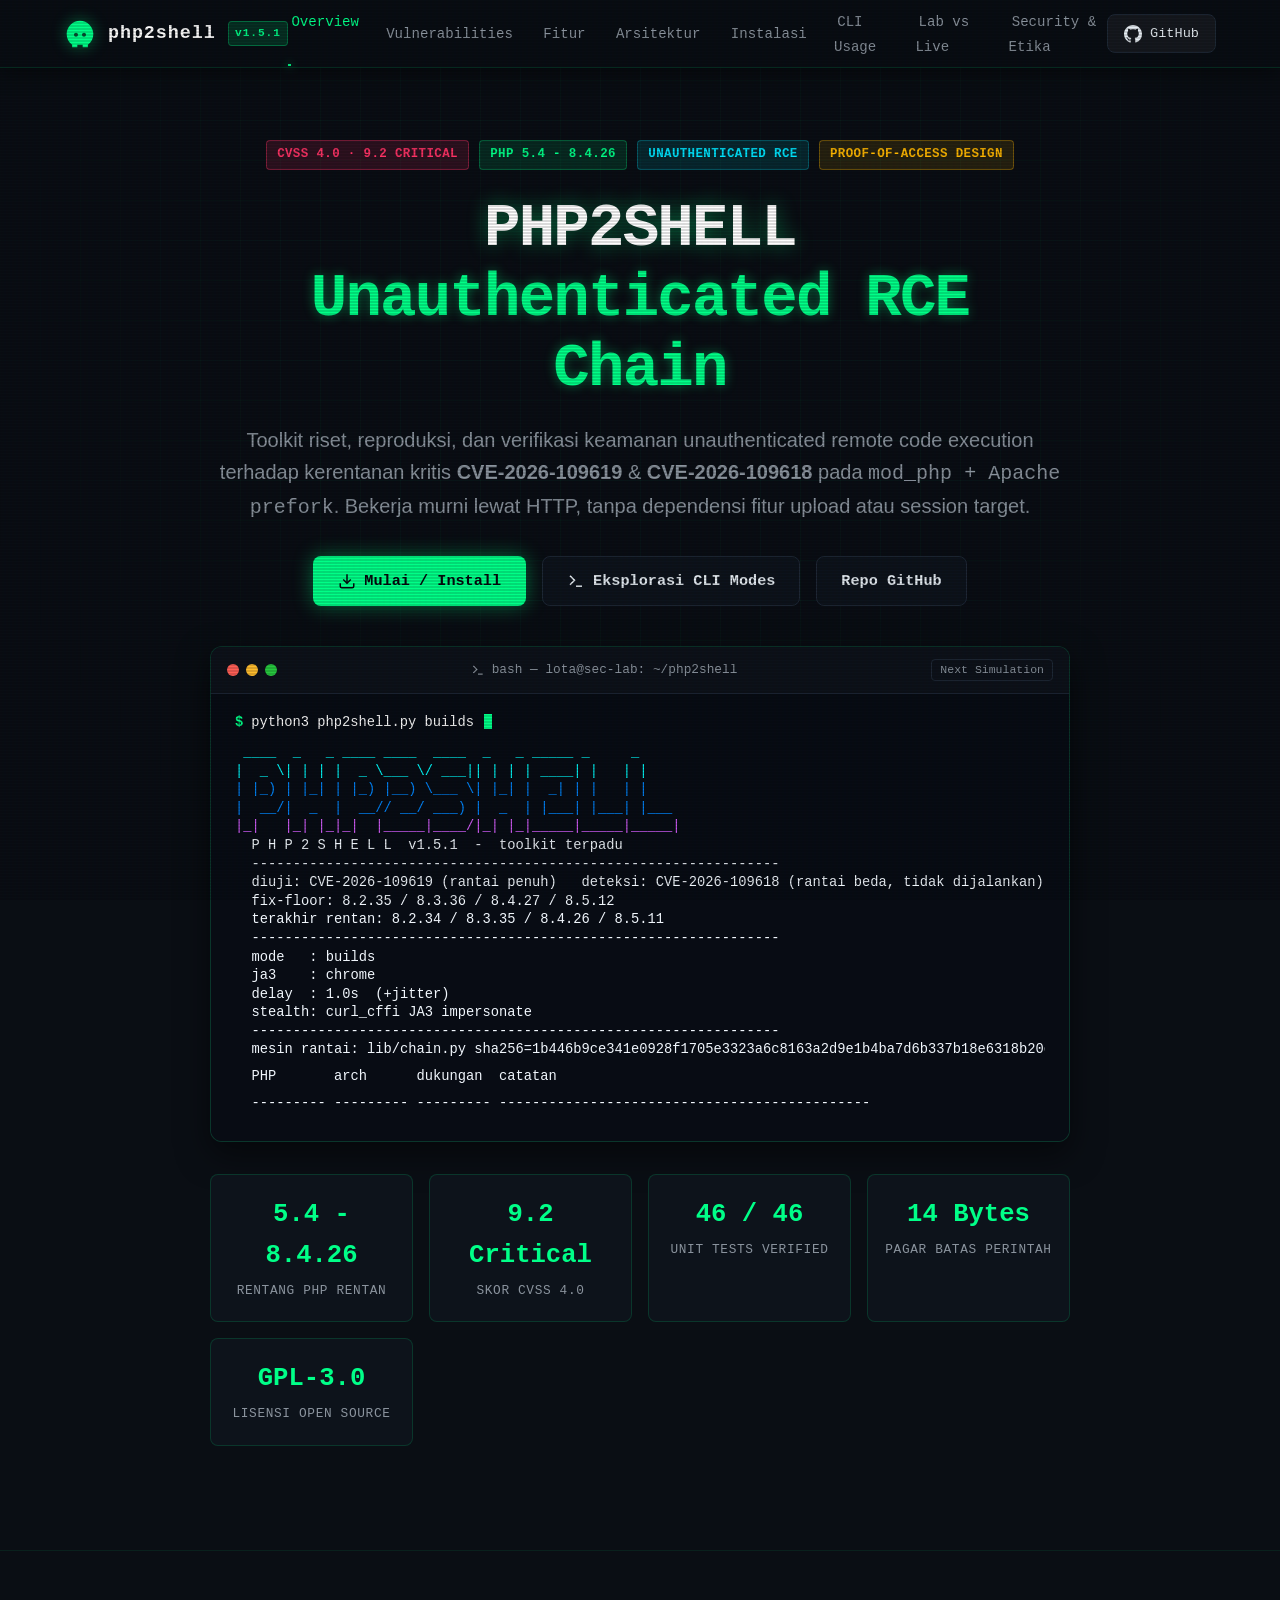
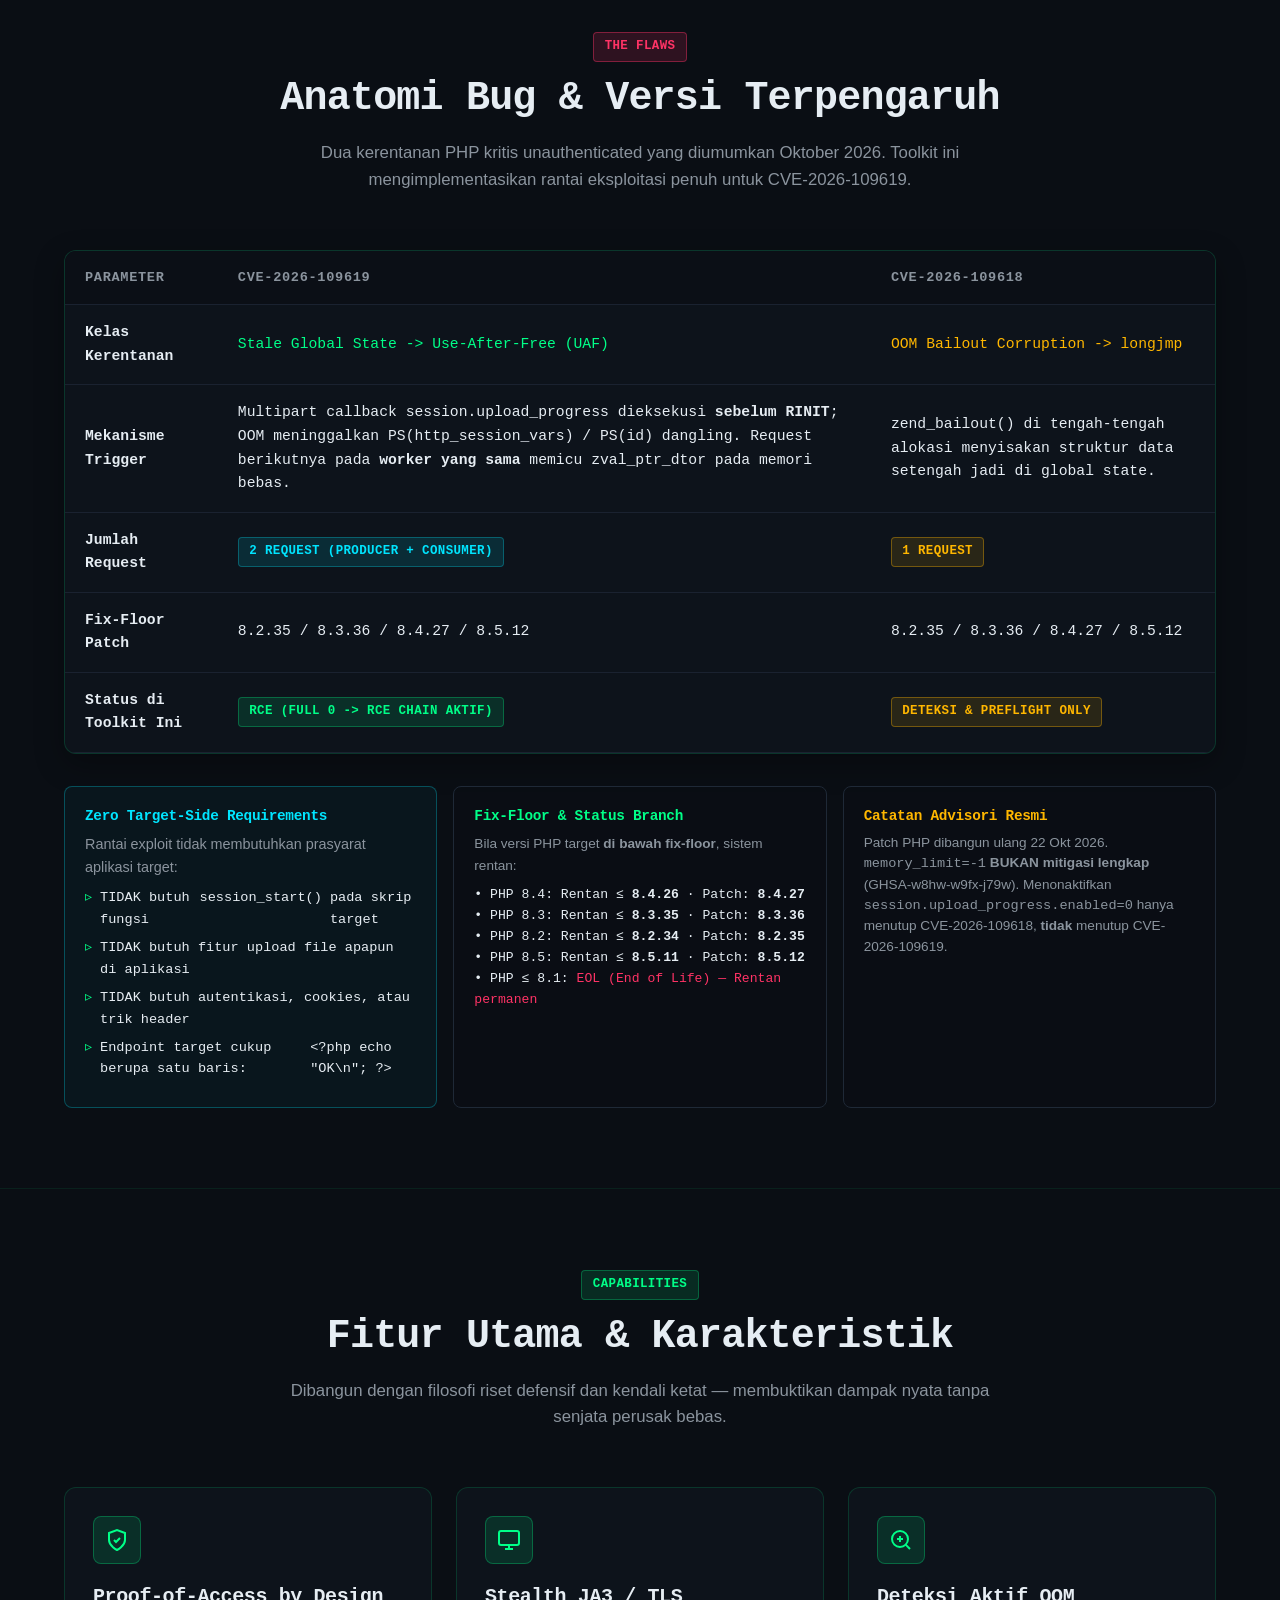
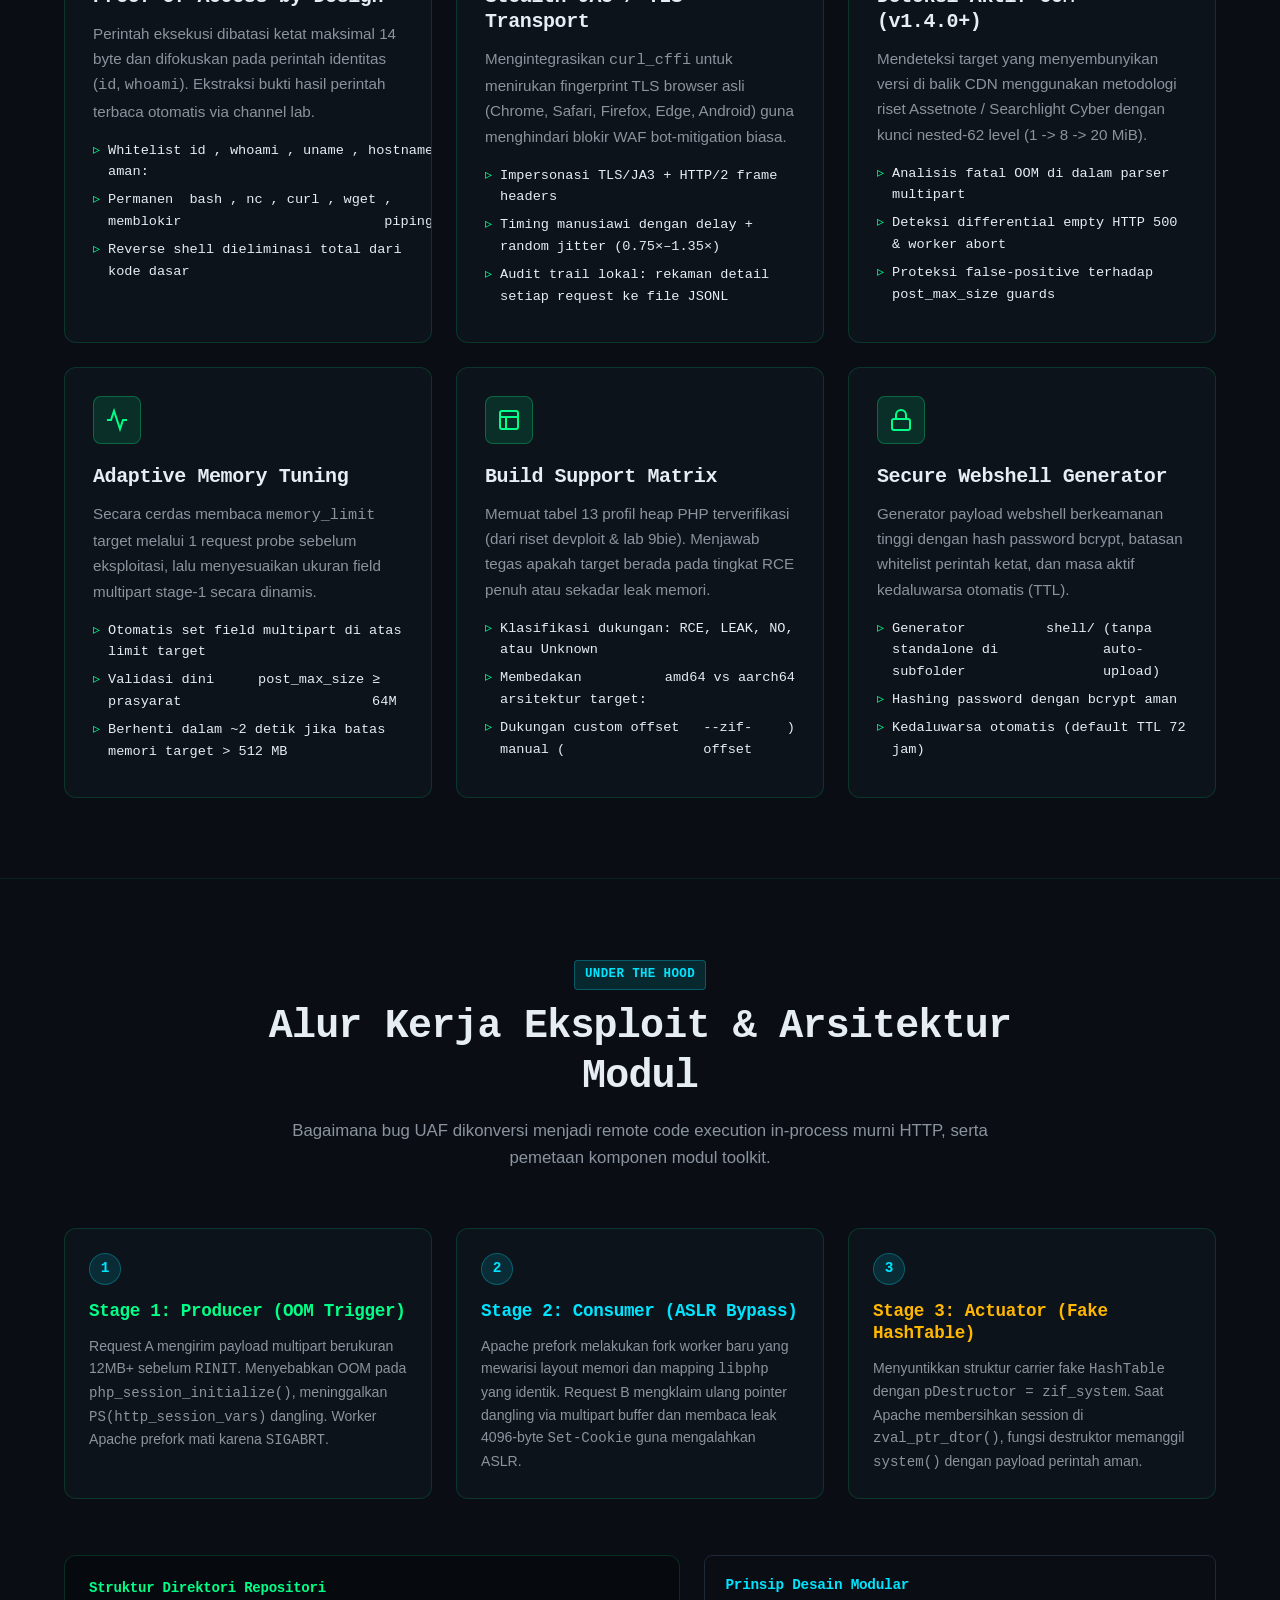
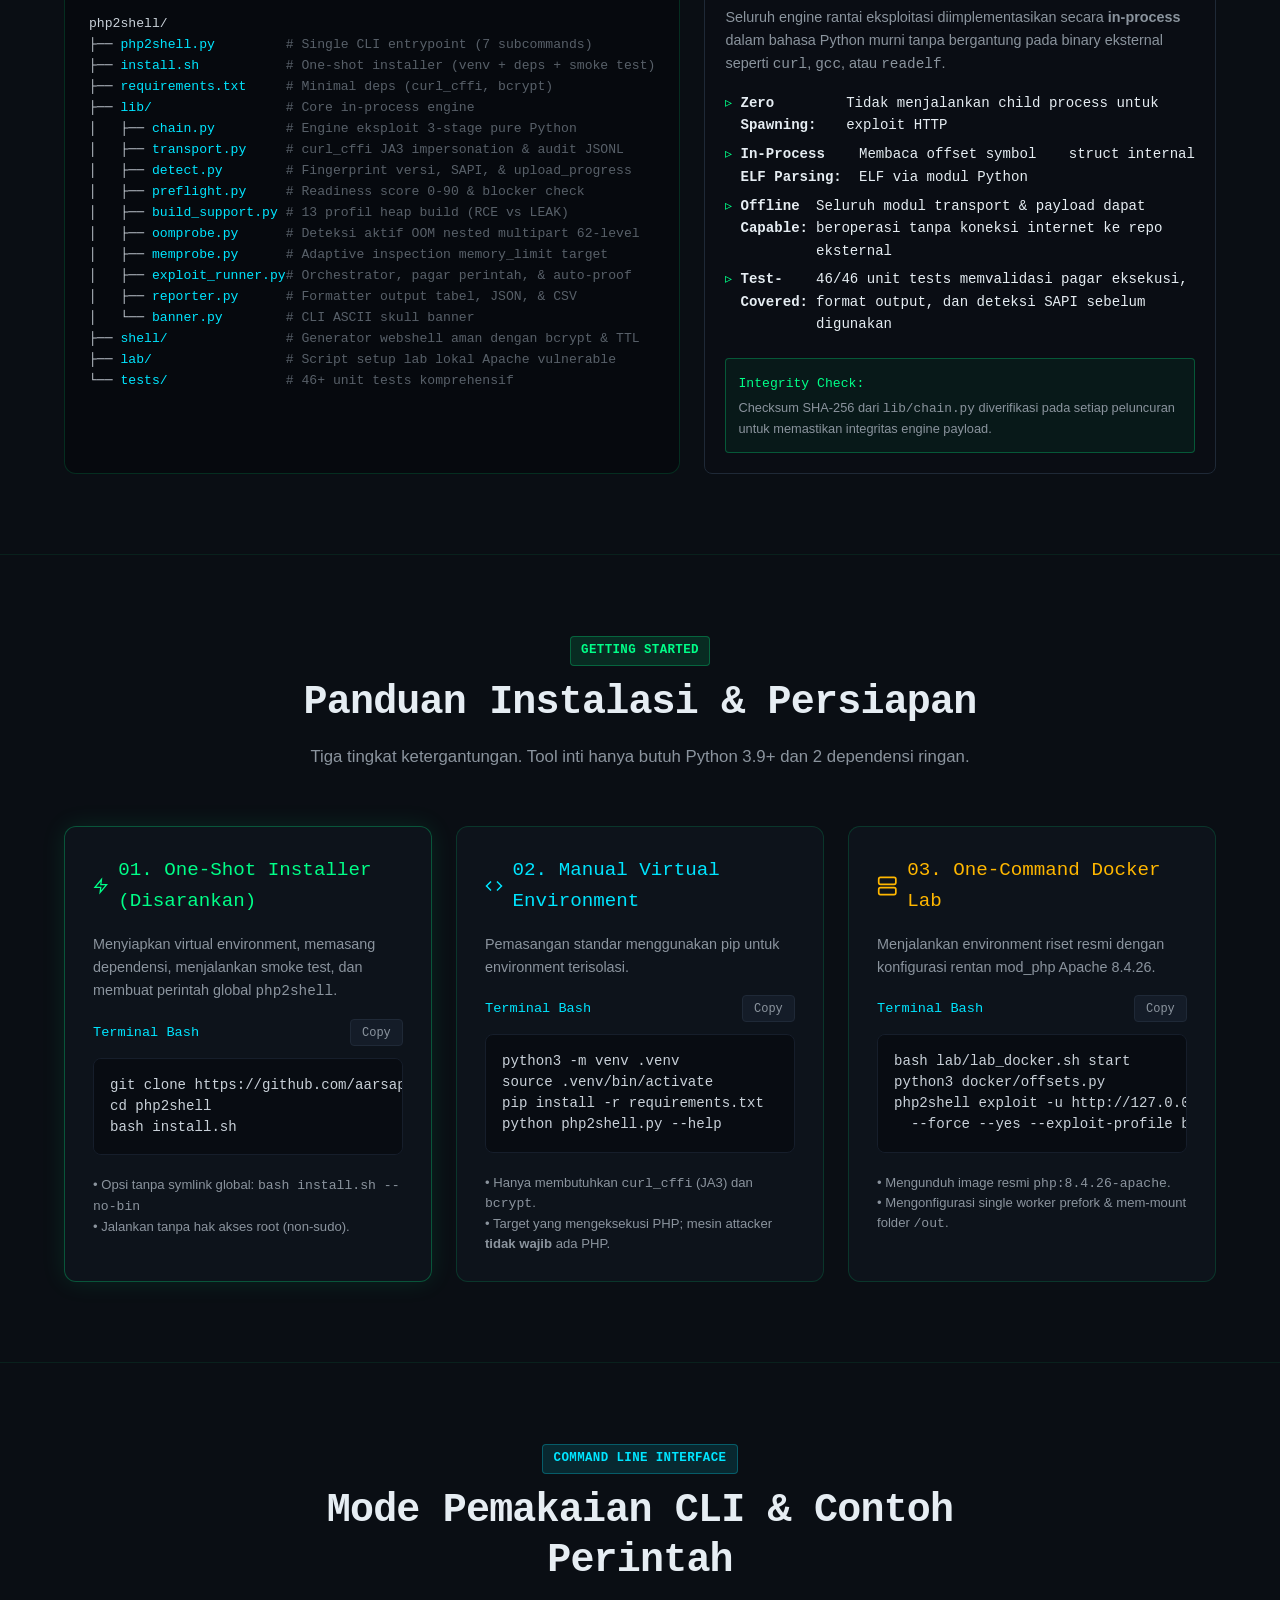
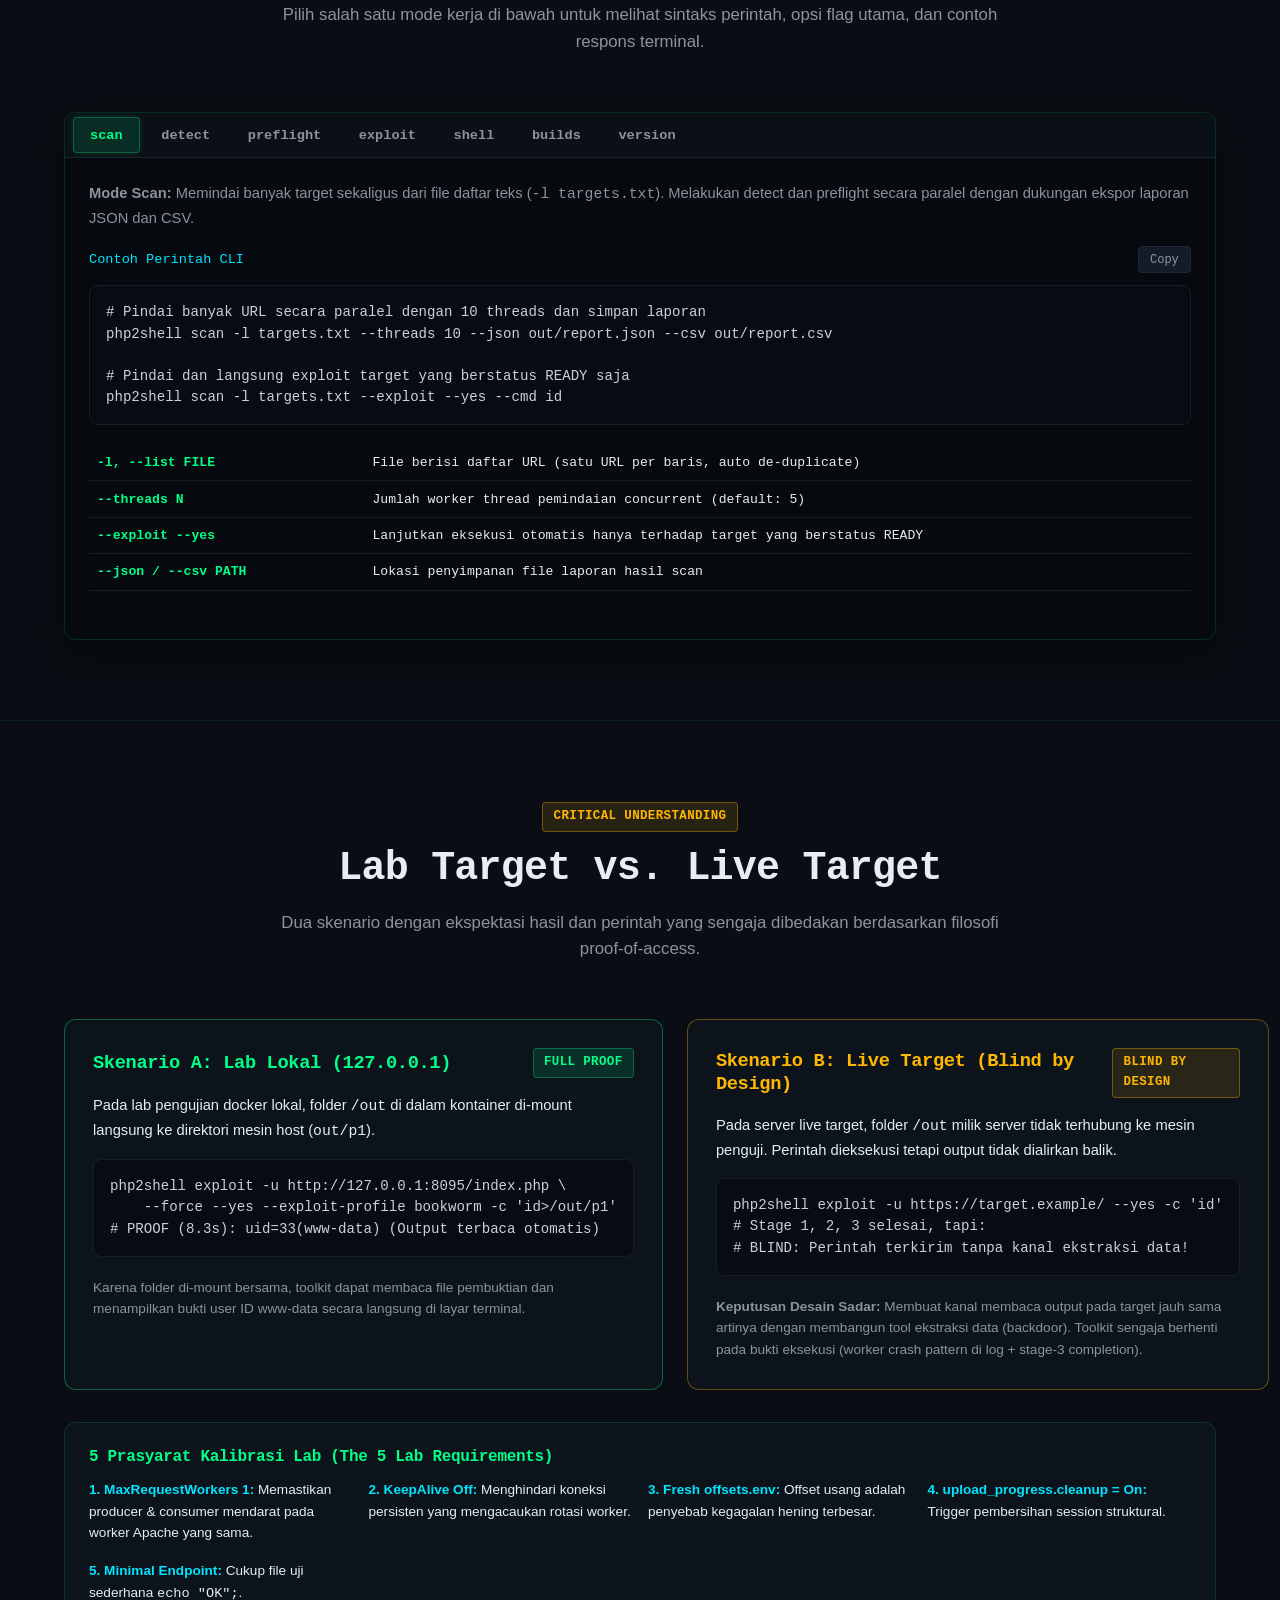
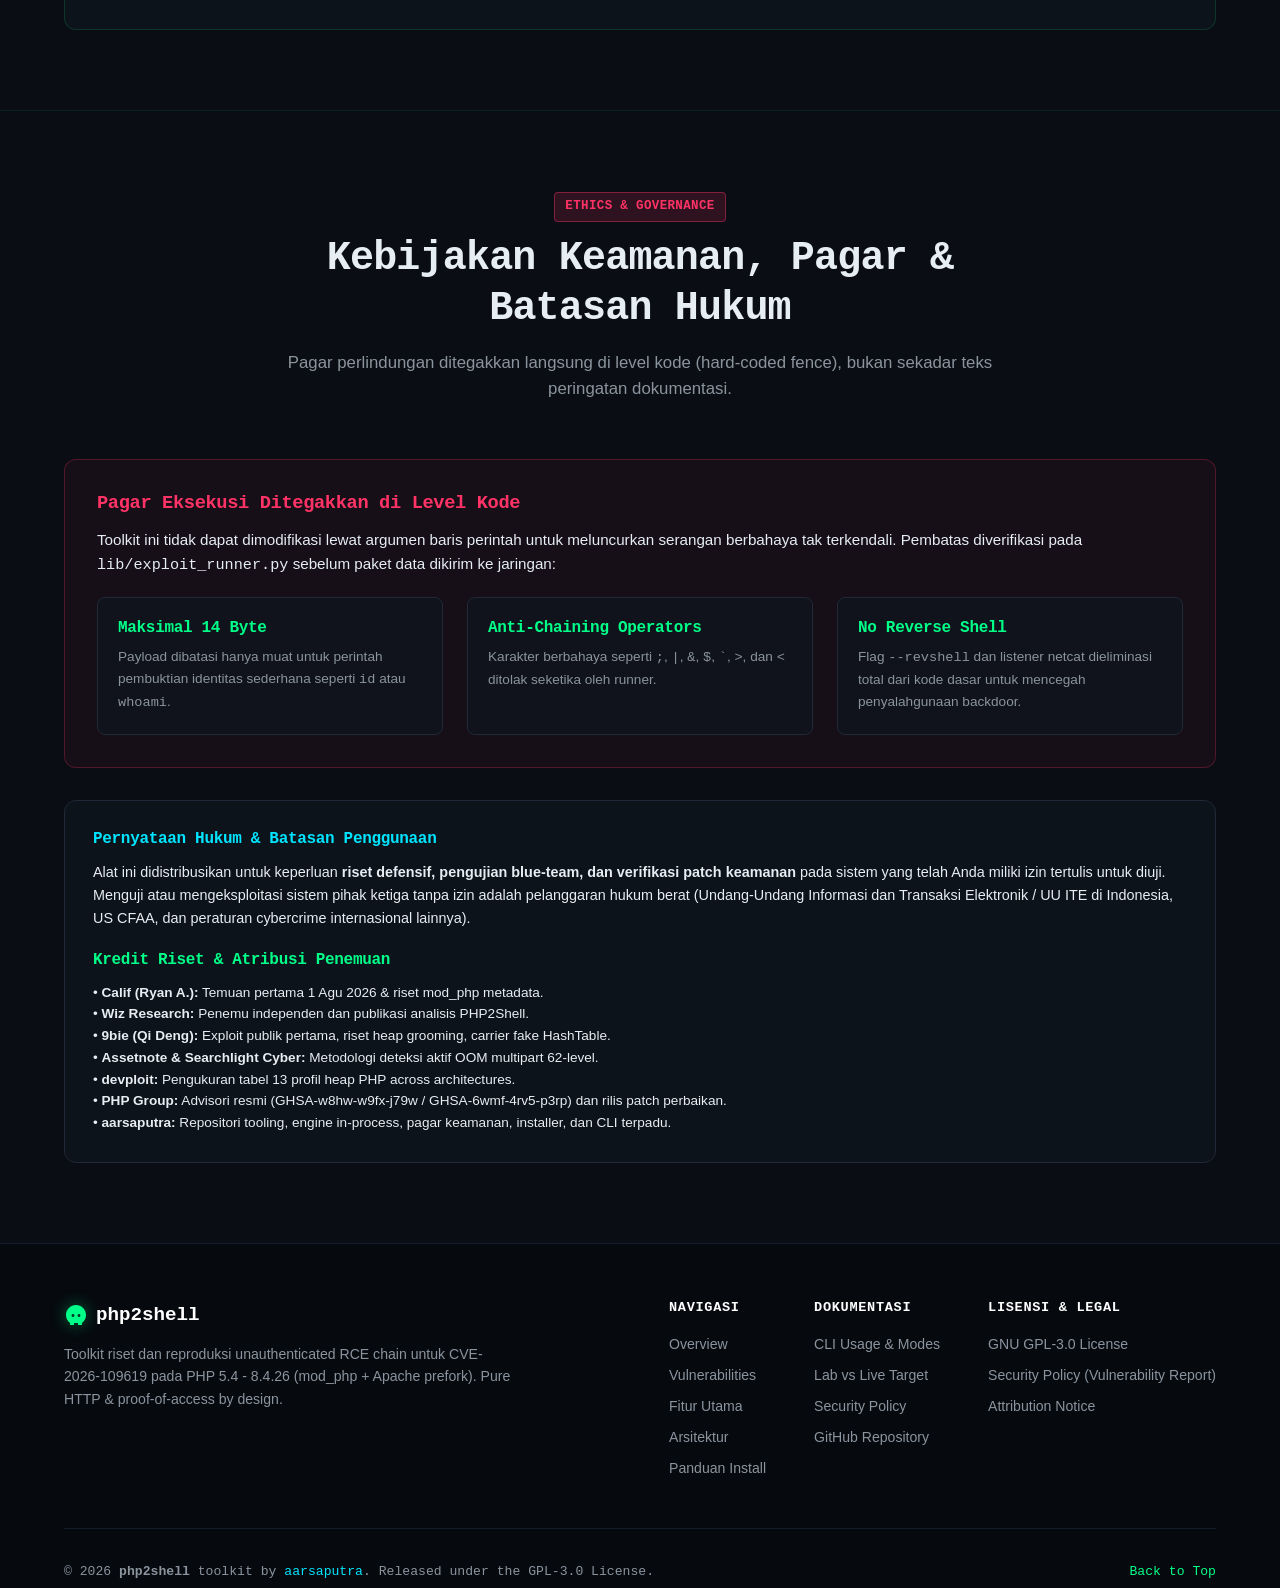
<file: docs/index.html>
<!DOCTYPE html>
<html lang="id">
<head>
  <meta charset="UTF-8">
  <meta name="viewport" content="width=device-width, initial-scale=1.0">
  <title>php2shell — Unauthenticated RCE Toolkit untuk PHP 5.4 - 8.4.26 (CVE-2026-109619)</title>
  
  <!-- SEO Meta Tags -->
  <meta name="description" content="Toolkit riset dan reproduksi unauthenticated RCE chain untuk CVE-2026-109619 & CVE-2026-109618 pada mod_php + Apache prefork. Pure HTTP, zero target-side requirements, proof-of-access design.">
  <meta name="keywords" content="php2shell, CVE-2026-109619, CVE-2026-109618, PHP RCE, Apache prefork, security research, JA3 impersonation, proof-of-access, vulnerability reproduction">
  <meta name="author" content="aarsaputra">
  <meta name="robots" content="index, follow">
  <meta name="google-site-verification" content="xGq6qtwqBFBNZWneTyzQPAYPY1Ltw0Y5uQDA5hYF5Ao">
  <link rel="canonical" href="https://aarsaputra.github.io/php2shell/">

  <!-- Open Graph Meta Tags -->
  <meta property="og:title" content="php2shell — Unauthenticated RCE Toolkit untuk PHP 5.4 - 8.4.26">
  <meta property="og:description" content="Riset & reproduksi remote exploit chain CVE-2026-109619 (CVSS 9.2). Pure HTTP, proof-of-access by design, stealth JA3 transport.">
  <meta property="og:type" content="website">
  <meta property="og:url" content="https://aarsaputra.github.io/php2shell/">
  <meta property="og:image" content="../gambar/screenshot_1.png">
  <meta property="og:site_name" content="php2shell">
  <meta property="og:locale" content="id_ID">

  <!-- Twitter Card Meta Tags -->
  <meta name="twitter:card" content="summary_large_image">
  <meta name="twitter:title" content="php2shell — Unauthenticated RCE Toolkit untuk PHP 5.4 - 8.4.26">
  <meta name="twitter:description" content="Riset & reproduksi remote exploit chain CVE-2026-109619 (CVSS 9.2). Pure HTTP, proof-of-access by design, stealth JA3 transport.">
  <meta name="twitter:image" content="../gambar/screenshot_1.png">

  <!-- Structured Data (JSON-LD) -->
  <script type="application/ld+json">
  {
    "@context": "https://schema.org",
    "@type": "SoftwareSourceCode",
    "name": "php2shell",
    "description": "Toolkit riset dan reproduksi unauthenticated RCE chain untuk CVE-2026-109619 & CVE-2026-109618 pada mod_php + Apache prefork.",
    "codeRepository": "https://github.com/aarsaputra/php2shell",
    "programmingLanguage": "PHP+Python",
    "license": "GPL-3.0",
    "author": {
      "@type": "Person",
      "name": "aarsaputra"
    },
    "runtimePlatform": "Linux"
  }
  </script>

  <!-- Favicon SVG (Self-contained Data URI) -->
  <link rel="icon" type="image/svg+xml" href="data:image/svg+xml,%3Csvg xmlns='http://www.w3.org/2000/svg' viewBox='0 0 24 24' fill='%2300ff88'%3E%3Cpath d='M12 2C6.48 2 2 6.48 2 12c0 3.32 1.62 6.26 4.1 8.08V22h3.9v-2h4v2h3.9v-1.92c2.48-1.82 4.1-4.76 4.1-8.08 0-5.52-4.48-10-10-10zm-3 12c-.83 0-1.5-.67-1.5-1.5S8.17 11 9 11s1.5.67 1.5 1.5S9.83 14 9 14zm6 0c-.83 0-1.5-.67-1.5-1.5s.67-1.5 1.5-1.5 1.5.67 1.5 1.5-.67 1.5-1.5 1.5z'/%3E%3C/svg%3E">

  <!-- Critical CSS Inlined for Instant FCP & Zero Render-Blocking -->
<style>
:root{--bg-black:#05080c;--bg-primary:#0a0e14;--bg-secondary:#0f141c;--bg-card:rgba(15,21,30,0.78);--bg-card-hover:rgba(20,29,42,0.92);--bg-code:#06090e;--accent-green:#00ff88;--accent-green-glow:rgba(0,255,136,0.4);--accent-green-dim:rgba(0,255,136,0.12);--accent-green-border:rgba(0,255,136,0.28);--accent-cyan:#00e5ff;--accent-cyan-glow:rgba(0,229,255,0.4);--accent-cyan-dim:rgba(0,229,255,0.12);--accent-cyan-border:rgba(0,229,255,0.28);--accent-amber:#ffb700;--accent-amber-dim:rgba(255,183,0,0.12);--accent-red:#ff3366;--accent-red-dim:rgba(255,51,102,0.15);--text-primary:#e6edf3;--text-secondary:#8b949e;--text-muted:#586069;--text-dim:#30363d;--border-subtle:#1f2937;--border-card:rgba(0,255,136,0.15);--font-mono:ui-monospace,'JetBrains Mono','Fira Code','Cascadia Code',Menlo,Consolas,'Liberation Mono','Courier New',monospace;--font-sans:-apple-system,BlinkMacSystemFont,'Segoe UI',Roboto,Oxygen,Ubuntu,Cantarell,sans-serif;--transition-fast:0.15s ease;--transition-normal:0.25s cubic-bezier(0.16,1,0.3,1);--radius-sm:4px;--radius-md:8px;--radius-lg:12px}
*,*::before,*::after{box-sizing:border-box;margin:0;padding:0}
html{scroll-behavior:smooth;font-size:16px;background-color:var(--bg-black);color:var(--text-primary);font-family:var(--font-sans);line-height:1.6;overflow-x:hidden;-webkit-font-smoothing:antialiased}
body{position:relative;background-color:var(--bg-primary);min-height:100vh;overflow-x:hidden}
h1,h2,h3,h4,h5,h6{font-family:var(--font-mono);color:var(--text-primary);line-height:1.25;letter-spacing:-0.02em}
code,pre,.font-mono{font-family:var(--font-mono)}
pre{overflow-x:auto;max-width:100%}
a{color:var(--accent-cyan);text-decoration:none;transition:color var(--transition-fast)}
a:hover{color:var(--accent-green);text-decoration:underline}
.container{width:100%;max-width:1200px;margin:0 auto;padding:0 1.5rem}
.text-green{color:var(--accent-green)}
.text-cyan{color:var(--accent-cyan)}
.text-amber{color:var(--accent-amber)}
.text-red{color:var(--accent-red)}
.text-muted{color:var(--text-secondary)}
.glow-green{text-shadow:0 0 12px var(--accent-green-glow)}
.glow-cyan{text-shadow:0 0 12px var(--accent-cyan-glow)}
.badge{display:inline-flex;align-items:center;gap:0.4rem;padding:0.25rem 0.65rem;font-family:var(--font-mono);font-size:0.78rem;font-weight:600;border-radius:var(--radius-sm);letter-spacing:0.03em;text-transform:uppercase;border:1px solid transparent}
.badge-green{background:var(--accent-green-dim);color:var(--accent-green);border-color:var(--accent-green-border)}
.badge-cyan{background:var(--accent-cyan-dim);color:var(--accent-cyan);border-color:var(--accent-cyan-border)}
.badge-red{background:var(--accent-red-dim);color:var(--accent-red);border-color:rgba(255,51,102,0.4)}
.badge-amber{background:var(--accent-amber-dim);color:var(--accent-amber);border-color:rgba(255,183,0,0.35)}
.site-header{position:sticky;top:0;z-index:100;background:rgba(10,14,20,0.88);backdrop-filter:blur(12px);-webkit-backdrop-filter:blur(12px);border-bottom:1px solid rgba(0,255,136,0.15);box-shadow:0 4px 20px rgba(0,0,0,0.4)}
.nav-wrap{display:flex;align-items:center;justify-content:space-between;height:4.2rem}
.brand-logo{display:flex;align-items:center;gap:0.75rem;font-family:var(--font-mono);font-size:1.15rem;font-weight:700;color:#fff;letter-spacing:0.05em;text-decoration:none}
.brand-icon{width:32px;height:32px;fill:var(--accent-green);filter:drop-shadow(0 0 8px var(--accent-green-glow))}
.brand-tag{font-size:0.7rem;padding:0.15rem 0.4rem;background:rgba(0,255,136,0.15);border:1px solid var(--accent-green-border);color:var(--accent-green);border-radius:var(--radius-sm)}
.nav-links{display:flex;align-items:center;gap:1.5rem;list-style:none}
.nav-link{font-family:var(--font-mono);font-size:0.88rem;color:var(--text-secondary);transition:all var(--transition-fast);padding:0.4rem 0.2rem;position:relative}
.nav-link:hover,.nav-link.active{color:var(--accent-green);text-decoration:none}
.nav-link.active::after{content:'';position:absolute;bottom:-4px;left:0;right:0;height:2px;background:var(--accent-green);box-shadow:0 0 8px var(--accent-green)}
.nav-actions{display:flex;align-items:center;gap:0.75rem}
.btn-github{display:inline-flex;align-items:center;gap:0.5rem;padding:0.5rem 1rem;background:rgba(255,255,255,0.05);border:1px solid var(--border-subtle);border-radius:var(--radius-md);color:var(--text-primary);font-family:var(--font-mono);font-size:0.85rem;font-weight:500;transition:all var(--transition-fast)}
.btn-github:hover{background:rgba(0,255,136,0.1);border-color:var(--accent-green-border);color:var(--accent-green);text-decoration:none;box-shadow:0 0 15px rgba(0,255,136,0.2)}
.mobile-menu-btn{display:none;background:transparent;border:1px solid var(--border-subtle);color:var(--text-primary);padding:0.5rem;border-radius:var(--radius-sm);cursor:pointer}
.hero-section{padding:4.5rem 0 3.5rem;position:relative}
.hero-content{text-align:center;max-width:860px;margin:0 auto 3rem}
.hero-meta-badges{display:flex;align-items:center;justify-content:center;flex-wrap:wrap;gap:0.6rem;margin-bottom:1.5rem}
.hero-title{font-size:clamp(2.2rem,5vw,3.8rem);font-weight:800;letter-spacing:-0.03em;margin-bottom:1.25rem;line-height:1.15}
.hero-title span.glitch{position:relative;display:inline-block;color:#fff}
@media(min-width:768px){.hero-title span.glitch{text-shadow:0 0 20px var(--accent-green-glow)}}
.hero-subtitle{font-size:clamp(1rem,2vw,1.25rem);color:var(--text-secondary);line-height:1.6;margin-bottom:2rem;font-weight:400}
.hero-actions{display:flex;align-items:center;justify-content:center;flex-wrap:wrap;gap:1rem;margin-bottom:2rem}
.btn{display:inline-flex;align-items:center;justify-content:center;gap:0.5rem;padding:0.75rem 1.5rem;font-family:var(--font-mono);font-size:0.95rem;font-weight:600;border-radius:var(--radius-md);cursor:pointer;transition:all var(--transition-fast);border:1px solid transparent}
.btn-primary{background:var(--accent-green);color:#06090e;box-shadow:0 0 20px var(--accent-green-glow)}
.btn-primary:hover{background:#33ff9f;box-shadow:0 0 30px rgba(0,255,136,0.6);color:#000;text-decoration:none}
.btn-secondary{background:rgba(15,21,30,0.85);border-color:var(--border-subtle);color:var(--text-primary)}
.btn-secondary:hover{background:rgba(20,29,42,1);border-color:var(--accent-cyan-border);color:var(--accent-cyan);text-decoration:none;box-shadow:0 0 15px rgba(0,229,255,0.2)}
.stats-ribbon{display:grid;grid-template-columns:repeat(auto-fit,minmax(180px,1fr));gap:1rem;margin-top:2rem}
.stat-item{background:var(--bg-card);border:1px solid var(--border-card);border-radius:var(--radius-md);padding:1.25rem 1rem;text-align:center;transition:all var(--transition-normal)}
.stat-value{font-family:var(--font-mono);font-size:1.6rem;font-weight:800;color:var(--accent-green);margin-bottom:0.25rem}
.stat-label{font-size:0.8rem;color:var(--text-secondary);font-family:var(--font-mono);letter-spacing:0.05em;text-transform:uppercase}
.terminal-window{background:var(--bg-card);border:1px solid var(--border-card);border-radius:var(--radius-lg);box-shadow:0 12px 32px rgba(0,0,0,0.5);max-width:100%;overflow:hidden;margin-top:2.5rem}
.terminal-header{display:flex;align-items:center;justify-content:space-between;padding:0.75rem 1rem;background:#0d121a;border-bottom:1px solid #1a2230}
.terminal-controls{display:flex;gap:0.45rem}
.terminal-dot{width:12px;height:12px;border-radius:50%}
.dot-red{background:#ff5f56}.dot-yellow{background:#ffbd2e}.dot-green{background:#27c93f}
.terminal-title{font-family:var(--font-mono);font-size:0.8rem;color:var(--text-secondary);display:flex;align-items:center;gap:0.4rem}
.terminal-actions{display:flex;align-items:center;gap:0.5rem}
.terminal-btn{background:transparent;border:1px solid var(--border-subtle);color:var(--text-secondary);padding:0.2rem 0.5rem;border-radius:var(--radius-sm);font-family:var(--font-mono);font-size:0.72rem;cursor:pointer;transition:all var(--transition-fast)}
.terminal-body{padding:1.25rem 1.5rem;background:#080c14;font-family:var(--font-mono);font-size:clamp(0.72rem,1.5vw,0.86rem);line-height:1.35;min-height:340px;max-height:520px;overflow-y:auto;overflow-x:auto;-webkit-overflow-scrolling:touch;color:#c9d1d9;letter-spacing:0;font-variant-ligatures:none;font-kerning:none}
.terminal-prompt-line{display:flex;align-items:flex-start;gap:0.5rem;margin-bottom:0.75rem;font-family:var(--font-mono);font-size:clamp(0.72rem,1.5vw,0.86rem);line-height:1.35;letter-spacing:0;font-variant-ligatures:none;font-kerning:none}
.prompt-sym{color:var(--accent-green);font-weight:bold;user-select:none}
.prompt-text{color:#fff;font-weight:500;word-break:break-all}
.typing-cursor{display:inline-block;width:8px;height:1.1em;background:var(--accent-green);margin-left:2px;vertical-align:text-bottom;animation:blink 1s infinite}
@keyframes blink{0%,49%{opacity:1}50%,100%{opacity:0}}
.terminal-output{text-align:left;color:var(--text-secondary);font-family:var(--font-mono);font-size:clamp(0.72rem,1.5vw,0.86rem);line-height:1.35;overflow-x:auto;letter-spacing:0;font-variant-ligatures:none;font-kerning:none}
.terminal-output pre.line-banner,.terminal-output .line-banner,pre.line-banner{text-align:left;color:#f0f6fc;font-family:var(--font-mono);white-space:pre;margin:0 0 0.5rem 0;padding:0;background:transparent;border:none;line-height:1.35;font-size:clamp(0.72rem,1.5vw,0.86rem);letter-spacing:0;font-variant-ligatures:none;font-kerning:none}
.figlet-cyan,.terminal-output .figlet-cyan,pre.line-banner .figlet-cyan{color:#00ffff}
.figlet-blue,.terminal-output .figlet-blue,pre.line-banner .figlet-blue{color:#0087ff}
.figlet-magenta,.terminal-output .figlet-magenta,pre.line-banner .figlet-magenta{color:#d75fff}
.terminal-output .line-info,.line-info{color:var(--accent-cyan);white-space:pre;font-family:var(--font-mono);font-size:clamp(0.72rem,1.5vw,0.86rem);line-height:1.35}
.terminal-output .line-success,.line-success{color:var(--accent-green);font-weight:bold;white-space:pre;font-family:var(--font-mono);font-size:clamp(0.72rem,1.5vw,0.86rem);line-height:1.35}
.terminal-output .line-alert,.line-alert{color:var(--accent-amber);white-space:pre;font-family:var(--font-mono);font-size:clamp(0.72rem,1.5vw,0.86rem);line-height:1.35}
@media (max-width:767px){
.scanlines-overlay,.cyber-grid{display:none!important}
.site-header{backdrop-filter:none!important;-webkit-backdrop-filter:none!important;background:#0a0e14!important}
.hero-title span.glitch{text-shadow:none!important}
.glow-green,.glow-cyan{text-shadow:none!important}
.btn-primary{box-shadow:none!important}
.terminal-window{box-shadow:0 6px 18px rgba(0,0,0,0.4)}
.nav-links{display:none;position:absolute;top:4.2rem;left:0;right:0;background:#0d121a;flex-direction:column;padding:1.25rem 1.5rem;border-bottom:1px solid var(--accent-green-border);gap:0.75rem;box-shadow:0 10px 25px rgba(0,0,0,0.5);z-index:999}
.nav-links.open{display:flex}
.mobile-menu-btn{display:block}
.hero-section{padding:3rem 0 2rem}
.hero-title{font-size:clamp(1.8rem,6vw,2.8rem)}
.hero-subtitle{font-size:clamp(0.95rem,2.5vw,1.1rem)}
.stats-ribbon{grid-template-columns:repeat(2,1fr)}
.container{padding:0 1.25rem}
}
@media (max-width:480px){
.hero-section{padding:2.25rem 0 1.5rem}
.hero-title{font-size:clamp(1.45rem,6.5vw,1.85rem);line-height:1.2}
.hero-subtitle{font-size:clamp(0.85rem,3.8vw,0.95rem)}
.hero-actions{flex-direction:column;width:100%;gap:0.75rem}
.hero-actions .btn{width:100%;justify-content:center}
.container{padding:0 1rem}
}
@media (prefers-reduced-motion:reduce){
.scanlines-overlay,.cyber-grid{display:none!important}
.typing-cursor{animation:none!important;opacity:1!important}
.hero-title span.glitch,.glow-green,.glow-cyan{text-shadow:none!important}
*{scroll-behavior:auto!important;transition-duration:0.01ms!important}
}
</style>

  <!-- Non-blocking Full Stylesheet Loading -->
  <link rel="preload" href="style.css" as="style" onload="this.onload=null;this.rel='stylesheet'">
  <noscript><link rel="stylesheet" href="style.css"></noscript>
</head>
<body>

  <!-- Visual FX: Scanlines & Matrix Grid -->
  <div class="scanlines-overlay" aria-hidden="true"></div>
  <div class="cyber-grid" aria-hidden="true"></div>

  <!-- Header & Navigation -->
  <header class="site-header">
    <div class="container nav-wrap">
      <a href="#" class="brand-logo" title="php2shell Toolkit">
        <svg class="brand-icon" viewBox="0 0 24 24">
          <path d="M12 2C6.48 2 2 6.48 2 12c0 3.32 1.62 6.26 4.1 8.08V22h3.9v-2h4v2h3.9v-1.92c2.48-1.82 4.1-4.76 4.1-8.08 0-5.52-4.48-10-10-10zm-3 12c-.83 0-1.5-.67-1.5-1.5S8.17 11 9 11s1.5.67 1.5 1.5S9.83 14 9 14zm6 0c-.83 0-1.5-.67-1.5-1.5s.67-1.5 1.5-1.5 1.5.67 1.5 1.5-.67 1.5-1.5 1.5z"/>
        </svg>
        <span>php2shell</span>
        <span class="brand-tag">v1.5.1</span>
      </a>

      <button class="mobile-menu-btn" id="mobile-menu-btn" aria-label="Toggle Menu" aria-expanded="false">
        <svg width="22" height="22" viewBox="0 0 24 24" fill="none" stroke="currentColor" stroke-width="2">
          <line x1="3" y1="12" x2="21" y2="12"></line>
          <line x1="3" y1="6" x2="21" y2="6"></line>
          <line x1="3" y1="18" x2="21" y2="18"></line>
        </svg>
      </button>

      <ul class="nav-links" id="nav-links">
        <li><a href="#overview" class="nav-link active">Overview</a></li>
        <li><a href="#vulns" class="nav-link">Vulnerabilities</a></li>
        <li><a href="#features" class="nav-link">Fitur</a></li>
        <li><a href="#architecture" class="nav-link">Arsitektur</a></li>
        <li><a href="#install" class="nav-link">Instalasi</a></li>
        <li><a href="#usage" class="nav-link">CLI Usage</a></li>
        <li><a href="#scenarios" class="nav-link">Lab vs Live</a></li>
        <li><a href="#security" class="nav-link">Security & Etika</a></li>
      </ul>

      <div class="nav-actions">
        <a href="https://github.com/aarsaputra/php2shell" target="_blank" rel="noopener noreferrer" class="btn-github">
          <svg width="18" height="18" viewBox="0 0 24 24" fill="currentColor">
            <path d="M12 0C5.37 0 0 5.37 0 12c0 5.31 3.435 9.795 8.205 11.385.6.105.825-.255.825-.57 0-.285-.015-1.23-.015-2.235-3.015.555-3.795-.735-4.035-1.41-.135-.345-.72-1.41-1.23-1.695-.42-.225-1.02-.78-.015-.795.945-.015 1.62.87 1.845 1.23 1.08 1.815 2.805 1.305 3.495.99.105-.78.42-1.305.765-1.605-2.67-.3-5.46-1.335-5.46-5.925 0-1.305.465-2.385 1.23-3.225-.12-.3-.54-1.53.12-3.18 0 0 1.005-.315 3.3 1.23.96-.27 1.98-.405 3-.405s2.04.135 3 .405c2.295-1.56 3.3-1.23 3.3-1.23.66 1.65.24 2.88.12 3.18.765.84 1.23 1.905 1.23 3.225 0 4.605-2.805 5.625-5.475 5.925.435.375.81 1.095.81 2.22 0 1.605-.015 2.895-.015 3.3 0 .315.225.69.825.57A12.02 12.02 0 0024 12c0-6.63-5.37-12-12-12z"/>
          </svg>
          <span>GitHub</span>
        </a>
      </div>
    </div>
  </header>

  <!-- Hero Section -->
  <section class="hero-section" id="overview">
    <div class="container">
      <div class="hero-content">
        <div class="hero-meta-badges">
          <span class="badge badge-red">CVSS 4.0 · 9.2 CRITICAL</span>
          <span class="badge badge-green">PHP 5.4 - 8.4.26</span>
          <span class="badge badge-cyan">UNAUTHENTICATED RCE</span>
          <span class="badge badge-amber">PROOF-OF-ACCESS DESIGN</span>
        </div>

        <h1 class="hero-title">
          <span class="glitch">PHP2SHELL</span><br>
          <span class="text-green glow-green">Unauthenticated RCE Chain</span>
        </h1>

        <p class="hero-subtitle">
          Toolkit riset, reproduksi, dan verifikasi keamanan unauthenticated remote code execution
          terhadap kerentanan kritis <strong>CVE-2026-109619</strong> &amp; <strong>CVE-2026-109618</strong> pada
          <code>mod_php + Apache prefork</code>. Bekerja murni lewat HTTP, tanpa dependensi fitur upload atau session target.
        </p>

        <div class="hero-actions">
          <a href="#install" class="btn btn-primary">
            <svg width="18" height="18" viewBox="0 0 24 24" fill="none" stroke="currentColor" stroke-width="2">
              <path d="M21 15v4a2 2 0 0 1-2 2H5a2 2 0 0 1-2-2v-4"></path>
              <polyline points="7 10 12 15 17 10"></polyline>
              <line x1="12" y1="15" x2="12" y2="3"></line>
            </svg>
            <span>Mulai / Install</span>
          </a>
          <a href="#usage" class="btn btn-secondary">
            <svg width="18" height="18" viewBox="0 0 24 24" fill="none" stroke="currentColor" stroke-width="2">
              <polyline points="4 17 10 11 4 5"></polyline>
              <line x1="12" y1="19" x2="20" y2="19"></line>
            </svg>
            <span>Eksplorasi CLI Modes</span>
          </a>
          <a href="https://github.com/aarsaputra/php2shell" target="_blank" rel="noopener noreferrer" class="btn btn-secondary">
            <span>Repo GitHub</span>
          </a>
        </div>

        <!-- Terminal Interactive Mockup -->
        <div class="terminal-window">
          <div class="terminal-header">
            <div class="terminal-controls">
              <span class="terminal-dot dot-red"></span>
              <span class="terminal-dot dot-yellow"></span>
              <span class="terminal-dot dot-green"></span>
            </div>
            <div class="terminal-title">
              <svg width="14" height="14" viewBox="0 0 24 24" fill="none" stroke="currentColor" stroke-width="2">
                <polyline points="4 17 10 11 4 5"></polyline>
                <line x1="12" y1="19" x2="20" y2="19"></line>
              </svg>
              <span>bash — lota@sec-lab: ~/php2shell</span>
            </div>
            <div class="terminal-actions">
              <button class="terminal-btn" id="btn-sim-run">Next Simulation</button>
            </div>
          </div>
          <div class="terminal-body" id="hero-terminal-body">
            <div class="terminal-prompt-line">
              <span class="prompt-sym">$</span>
              <span class="prompt-text" id="hero-typed-cmd"></span>
              <span class="typing-cursor"></span>
            </div>
            <div class="terminal-output" id="hero-terminal-output"></div>
          </div>
        </div>

        <!-- Stats Ribbon -->
        <div class="stats-ribbon">
          <div class="stat-item">
            <div class="stat-value">5.4 - 8.4.26</div>
            <div class="stat-label">Rentang PHP Rentan</div>
          </div>
          <div class="stat-item">
            <div class="stat-value">9.2 Critical</div>
            <div class="stat-label">Skor CVSS 4.0</div>
          </div>
          <div class="stat-item">
            <div class="stat-value">46 / 46</div>
            <div class="stat-label">Unit Tests Verified</div>
          </div>
          <div class="stat-item">
            <div class="stat-value">14 Bytes</div>
            <div class="stat-label">Pagar Batas Perintah</div>
          </div>
          <div class="stat-item">
            <div class="stat-value">GPL-3.0</div>
            <div class="stat-label">Lisensi Open Source</div>
          </div>
        </div>

      </div>
    </div>
  </section>

  <!-- Section: The Vulnerabilities -->
  <section class="section" id="vulns">
    <div class="container">
      <div class="section-header">
        <div class="section-badge"><span class="badge badge-red">THE FLAWS</span></div>
        <h2 class="section-title">Anatomi Bug &amp; Versi Terpengaruh</h2>
        <p class="section-desc">
          Dua kerentanan PHP kritis unauthenticated yang diumumkan Oktober 2026.
          Toolkit ini mengimplementasikan rantai eksploitasi penuh untuk CVE-2026-109619.
        </p>
      </div>

      <div class="table-scroll table-wrapper">
        <table class="vuln-table">
          <thead>
            <tr>
              <th>Parameter</th>
              <th>CVE-2026-109619</th>
              <th>CVE-2026-109618</th>
            </tr>
          </thead>
          <tbody>
            <tr>
              <td><strong>Kelas Kerentanan</strong></td>
              <td><span class="text-green">Stale Global State -&gt; Use-After-Free (UAF)</span></td>
              <td><span class="text-amber">OOM Bailout Corruption -&gt; longjmp</span></td>
            </tr>
            <tr>
              <td><strong>Mekanisme Trigger</strong></td>
              <td>Multipart callback <code>session.upload_progress</code> dieksekusi <strong>sebelum RINIT</strong>; OOM meninggalkan <code>PS(http_session_vars)</code> / <code>PS(id)</code> dangling. Request berikutnya pada <strong>worker yang sama</strong> memicu <code>zval_ptr_dtor</code> pada memori bebas.</td>
              <td><code>zend_bailout()</code> di tengah-tengah alokasi menyisakan struktur data setengah jadi di global state.</td>
            </tr>
            <tr>
              <td><strong>Jumlah Request</strong></td>
              <td><span class="badge badge-cyan">2 Request (Producer + Consumer)</span></td>
              <td><span class="badge badge-amber">1 Request</span></td>
            </tr>
            <tr>
              <td><strong>Fix-Floor Patch</strong></td>
              <td><code>8.2.35 / 8.3.36 / 8.4.27 / 8.5.12</code></td>
              <td><code>8.2.35 / 8.3.36 / 8.4.27 / 8.5.12</code></td>
            </tr>
            <tr>
              <td><strong>Status di Toolkit Ini</strong></td>
              <td><span class="badge badge-green">RCE (Full 0 -&gt; RCE Chain Aktif)</span></td>
              <td><span class="badge badge-amber">Deteksi &amp; Preflight Only</span></td>
            </tr>
          </tbody>
        </table>
      </div>

      <!-- Zero Requirements & Version Table Callout -->
      <div class="vuln-callout">
        <div class="callout-box highlight">
          <h4 class="text-cyan font-mono" style="margin-bottom: 0.5rem;">Zero Target-Side Requirements</h4>
          <p class="text-muted" style="margin-bottom: 0.5rem;">Rantai exploit tidak membutuhkan prasyarat aplikasi target:</p>
          <ul class="feature-list">
            <li>TIDAK butuh fungsi <code>session_start()</code> pada skrip target</li>
            <li>TIDAK butuh fitur upload file apapun di aplikasi</li>
            <li>TIDAK butuh autentikasi, cookies, atau trik header</li>
            <li>Endpoint target cukup berupa satu baris: <code>&lt;?php echo "OK\n"; ?&gt;</code></li>
          </ul>
        </div>

        <div class="callout-box">
          <h4 class="text-green font-mono" style="margin-bottom: 0.5rem;">Fix-Floor &amp; Status Branch</h4>
          <p class="text-muted" style="font-size: 0.85rem; margin-bottom: 0.5rem;">
            Bila versi PHP target <strong>di bawah fix-floor</strong>, sistem rentan:
          </p>
          <div style="font-family: var(--font-mono); font-size: 0.82rem; line-height: 1.6;">
            <div>• PHP 8.4: Rentan ≤ <strong>8.4.26</strong> · Patch: <strong>8.4.27</strong></div>
            <div>• PHP 8.3: Rentan ≤ <strong>8.3.35</strong> · Patch: <strong>8.3.36</strong></div>
            <div>• PHP 8.2: Rentan ≤ <strong>8.2.34</strong> · Patch: <strong>8.2.35</strong></div>
            <div>• PHP 8.5: Rentan ≤ <strong>8.5.11</strong> · Patch: <strong>8.5.12</strong></div>
            <div>• PHP ≤ 8.1: <span class="text-red">EOL (End of Life) — Rentan permanen</span></div>
          </div>
        </div>

        <div class="callout-box">
          <h4 class="text-amber font-mono" style="margin-bottom: 0.5rem;">Catatan Advisori Resmi</h4>
          <p class="text-muted" style="font-size: 0.85rem; line-height: 1.5;">
            Patch PHP dibangun ulang 22 Okt 2026. <code>memory_limit=-1</code> <strong>BUKAN mitigasi lengkap</strong> (GHSA-w8hw-w9fx-j79w).
            Menonaktifkan <code>session.upload_progress.enabled=0</code> hanya menutup CVE-2026-109618, <strong>tidak</strong> menutup CVE-2026-109619.
          </p>
        </div>
      </div>
    </div>
  </section>

  <!-- Section: Features Grid -->
  <section class="section" id="features">
    <div class="container">
      <div class="section-header">
        <div class="section-badge"><span class="badge badge-green">CAPABILITIES</span></div>
        <h2 class="section-title">Fitur Utama &amp; Karakteristik</h2>
        <p class="section-desc">
          Dibangun dengan filosofi riset defensif dan kendali ketat — membuktikan dampak nyata tanpa senjata perusak bebas.
        </p>
      </div>

      <div class="features-grid">
        <!-- Feature 1 -->
        <div class="feature-card">
          <div class="feature-icon-box">
            <svg viewBox="0 0 24 24" fill="none" stroke="currentColor" stroke-width="2">
              <path d="M12 22s8-4 8-10V5l-8-3-8 3v7c0 6 8 10 8 10z"></path>
              <path d="m9 12 2 2 4-4"></path>
            </svg>
          </div>
          <h3 class="feature-title">Proof-of-Access by Design</h3>
          <p class="feature-text">
            Perintah eksekusi dibatasi ketat maksimal 14 byte dan difokuskan pada perintah identitas (<code>id</code>, <code>whoami</code>). Ekstraksi bukti hasil perintah terbaca otomatis via channel lab.
          </p>
          <ul class="feature-list">
            <li>Whitelist aman: <code>id</code>, <code>whoami</code>, <code>uname</code>, <code>hostname</code></li>
            <li>Permanen memblokir <code>bash</code>, <code>nc</code>, <code>curl</code>, <code>wget</code>, piping</li>
            <li>Reverse shell dieliminasi total dari kode dasar</li>
          </ul>
        </div>

        <!-- Feature 2 -->
        <div class="feature-card">
          <div class="feature-icon-box">
            <svg viewBox="0 0 24 24" fill="none" stroke="currentColor" stroke-width="2">
              <rect x="2" y="3" width="20" height="14" rx="2" ry="2"></rect>
              <line x1="8" y1="21" x2="16" y2="21"></line>
              <line x1="12" y1="17" x2="12" y2="21"></line>
            </svg>
          </div>
          <h3 class="feature-title">Stealth JA3 / TLS Transport</h3>
          <p class="feature-text">
            Mengintegrasikan <code>curl_cffi</code> untuk menirukan fingerprint TLS browser asli (Chrome, Safari, Firefox, Edge, Android) guna menghindari blokir WAF bot-mitigation biasa.
          </p>
          <ul class="feature-list">
            <li>Impersonasi TLS/JA3 + HTTP/2 frame headers</li>
            <li>Timing manusiawi dengan delay + random jitter (0.75×–1.35×)</li>
            <li>Audit trail lokal: rekaman detail setiap request ke file JSONL</li>
          </ul>
        </div>

        <!-- Feature 3 -->
        <div class="feature-card">
          <div class="feature-icon-box">
            <svg viewBox="0 0 24 24" fill="none" stroke="currentColor" stroke-width="2">
              <circle cx="11" cy="11" r="8"></circle>
              <line x1="21" y1="21" x2="16.65" y2="16.65"></line>
              <line x1="11" y1="8" x2="11" y2="14"></line>
              <line x1="8" y1="11" x2="14" y2="11"></line>
            </svg>
          </div>
          <h3 class="feature-title">Deteksi Aktif OOM (v1.4.0+)</h3>
          <p class="feature-text">
            Mendeteksi target yang menyembunyikan versi di balik CDN menggunakan metodologi riset Assetnote / Searchlight Cyber dengan kunci nested-62 level (1 -&gt; 8 -&gt; 20 MiB).
          </p>
          <ul class="feature-list">
            <li>Analisis fatal OOM di dalam parser multipart</li>
            <li>Deteksi differential empty HTTP 500 &amp; worker abort</li>
            <li>Proteksi false-positive terhadap post_max_size guards</li>
          </ul>
        </div>

        <!-- Feature 4 -->
        <div class="feature-card">
          <div class="feature-icon-box">
            <svg viewBox="0 0 24 24" fill="none" stroke="currentColor" stroke-width="2">
              <path d="M22 12h-4l-3 9L9 3l-3 9H2"></path>
            </svg>
          </div>
          <h3 class="feature-title">Adaptive Memory Tuning</h3>
          <p class="feature-text">
            Secara cerdas membaca <code>memory_limit</code> target melalui 1 request probe sebelum eksploitasi, lalu menyesuaikan ukuran field multipart stage-1 secara dinamis.
          </p>
          <ul class="feature-list">
            <li>Otomatis set field multipart di atas limit target</li>
            <li>Validasi dini prasyarat <code>post_max_size</code> ≥ 64M</li>
            <li>Berhenti dalam ~2 detik jika batas memori target > 512 MB</li>
          </ul>
        </div>

        <!-- Feature 5 -->
        <div class="feature-card">
          <div class="feature-icon-box">
            <svg viewBox="0 0 24 24" fill="none" stroke="currentColor" stroke-width="2">
              <rect x="3" y="3" width="18" height="18" rx="2" ry="2"></rect>
              <line x1="3" y1="9" x2="21" y2="9"></line>
              <line x1="9" y1="21" x2="9" y2="9"></line>
            </svg>
          </div>
          <h3 class="feature-title">Build Support Matrix</h3>
          <p class="feature-text">
            Memuat tabel 13 profil heap PHP terverifikasi (dari riset devploit &amp; lab 9bie). Menjawab tegas apakah target berada pada tingkat RCE penuh atau sekadar leak memori.
          </p>
          <ul class="feature-list">
            <li>Klasifikasi dukungan: RCE, LEAK, NO, atau Unknown</li>
            <li>Membedakan arsitektur target: <code>amd64</code> vs <code>aarch64</code></li>
            <li>Dukungan custom offset manual (<code>--zif-offset</code>)</li>
          </ul>
        </div>

        <!-- Feature 6 -->
        <div class="feature-card">
          <div class="feature-icon-box">
            <svg viewBox="0 0 24 24" fill="none" stroke="currentColor" stroke-width="2">
              <rect x="3" y="11" width="18" height="11" rx="2" ry="2"></rect>
              <path d="M7 11V7a5 5 0 0 1 10 0v4"></path>
            </svg>
          </div>
          <h3 class="feature-title">Secure Webshell Generator</h3>
          <p class="feature-text">
            Generator payload webshell berkeamanan tinggi dengan hash password bcrypt, batasan whitelist perintah ketat, dan masa aktif kedaluwarsa otomatis (TTL).
          </p>
          <ul class="feature-list">
            <li>Generator standalone di subfolder <code>shell/</code> (tanpa auto-upload)</li>
            <li>Hashing password dengan <code>bcrypt</code> aman</li>
            <li>Kedaluwarsa otomatis (default TTL 72 jam)</li>
          </ul>
        </div>
      </div>
    </div>
  </section>

  <!-- Section: Architecture & How It Works -->
  <section class="section" id="architecture">
    <div class="container">
      <div class="section-header">
        <div class="section-badge"><span class="badge badge-cyan">UNDER THE HOOD</span></div>
        <h2 class="section-title">Alur Kerja Eksploit &amp; Arsitektur Modul</h2>
        <p class="section-desc">
          Bagaimana bug UAF dikonversi menjadi remote code execution in-process murni HTTP, serta pemetaan komponen modul toolkit.
        </p>
      </div>

      <!-- 3-Stage Attack Flow -->
      <div class="workflow-grid">
        <div class="workflow-card">
          <div class="workflow-step">1</div>
          <h3 class="workflow-title text-green">Stage 1: Producer (OOM Trigger)</h3>
          <p class="workflow-desc">
            Request A mengirim payload multipart berukuran 12MB+ sebelum <code>RINIT</code>. Menyebabkan OOM pada <code>php_session_initialize()</code>, meninggalkan <code>PS(http_session_vars)</code> dangling. Worker Apache prefork mati karena <code>SIGABRT</code>.
          </p>
        </div>

        <div class="workflow-card">
          <div class="workflow-step">2</div>
          <h3 class="workflow-title text-cyan">Stage 2: Consumer (ASLR Bypass)</h3>
          <p class="workflow-desc">
            Apache prefork melakukan fork worker baru yang mewarisi layout memori dan mapping <code>libphp</code> yang identik. Request B mengklaim ulang pointer dangling via multipart buffer dan membaca leak 4096-byte <code>Set-Cookie</code> guna mengalahkan ASLR.
          </p>
        </div>

        <div class="workflow-card">
          <div class="workflow-step">3</div>
          <h3 class="workflow-title text-amber">Stage 3: Actuator (Fake HashTable)</h3>
          <p class="workflow-desc">
            Menyuntikkan struktur carrier fake <code>HashTable</code> dengan <code>pDestructor = zif_system</code>. Saat Apache membersihkan session di <code>zval_ptr_dtor()</code>, fungsi destruktor memanggil <code>system()</code> dengan payload perintah aman.
          </p>
        </div>
      </div>

      <!-- Module Architecture Tree -->
      <div class="modules-container">
        <div class="tree-box">
          <h4 class="text-green font-mono" style="margin-bottom: 1rem;">Struktur Direktori Repositori</h4>
          <pre style="color: #c9d1d9; font-size: 0.82rem; line-height: 1.6;">
php2shell/
├── <span class="tree-file">php2shell.py</span>         <span class="tree-comment"># Single CLI entrypoint (7 subcommands)</span>
├── <span class="tree-file">install.sh</span>           <span class="tree-comment"># One-shot installer (venv + deps + smoke test)</span>
├── <span class="tree-file">requirements.txt</span>     <span class="tree-comment"># Minimal deps (curl_cffi, bcrypt)</span>
├── <span class="tree-file">lib/</span>                 <span class="tree-comment"># Core in-process engine</span>
│   ├── <span class="tree-file">chain.py</span>         <span class="tree-comment"># Engine eksploit 3-stage pure Python</span>
│   ├── <span class="tree-file">transport.py</span>     <span class="tree-comment"># curl_cffi JA3 impersonation & audit JSONL</span>
│   ├── <span class="tree-file">detect.py</span>        <span class="tree-comment"># Fingerprint versi, SAPI, & upload_progress</span>
│   ├── <span class="tree-file">preflight.py</span>     <span class="tree-comment"># Readiness score 0-90 & blocker check</span>
│   ├── <span class="tree-file">build_support.py</span> <span class="tree-comment"># 13 profil heap build (RCE vs LEAK)</span>
│   ├── <span class="tree-file">oomprobe.py</span>      <span class="tree-comment"># Deteksi aktif OOM nested multipart 62-level</span>
│   ├── <span class="tree-file">memprobe.py</span>      <span class="tree-comment"># Adaptive inspection memory_limit target</span>
│   ├── <span class="tree-file">exploit_runner.py</span><span class="tree-comment"># Orchestrator, pagar perintah, & auto-proof</span>
│   ├── <span class="tree-file">reporter.py</span>      <span class="tree-comment"># Formatter output tabel, JSON, & CSV</span>
│   └── <span class="tree-file">banner.py</span>        <span class="tree-comment"># CLI ASCII skull banner</span>
├── <span class="tree-file">shell/</span>               <span class="tree-comment"># Generator webshell aman dengan bcrypt & TTL</span>
├── <span class="tree-file">lab/</span>                 <span class="tree-comment"># Script setup lab lokal Apache vulnerable</span>
└── <span class="tree-file">tests/</span>               <span class="tree-comment"># 46+ unit tests komprehensif</span></pre>
        </div>

        <div class="callout-box" style="display: flex; flex-direction: column; justify-content: space-between;">
          <div>
            <h4 class="text-cyan font-mono" style="margin-bottom: 0.75rem;">Prinsip Desain Modular</h4>
            <p class="text-muted" style="margin-bottom: 1rem; font-size: 0.9rem;">
              Seluruh engine rantai eksploitasi diimplementasikan secara <strong>in-process</strong> dalam bahasa Python murni tanpa bergantung pada binary eksternal seperti <code>curl</code>, <code>gcc</code>, atau <code>readelf</code>.
            </p>
            <ul class="feature-list" style="font-size: 0.88rem;">
              <li><strong>Zero Spawning:</strong> Tidak menjalankan child process untuk exploit HTTP</li>
              <li><strong>In-Process ELF Parsing:</strong> Membaca offset symbol ELF via modul Python <code>struct</code> internal</li>
              <li><strong>Offline Capable:</strong> Seluruh modul transport &amp; payload dapat beroperasi tanpa koneksi internet ke repo eksternal</li>
              <li><strong>Test-Covered:</strong> 46/46 unit tests memvalidasi pagar eksekusi, format output, dan deteksi SAPI sebelum digunakan</li>
            </ul>
          </div>
          <div style="background: rgba(0, 255, 136, 0.05); border: 1px solid var(--accent-green-border); border-radius: var(--radius-sm); padding: 0.75rem; margin-top: 1rem;">
            <span class="text-green font-mono" style="font-size: 0.82rem;">Integrity Check:</span>
            <div style="font-size: 0.8rem; color: var(--text-secondary); margin-top: 0.2rem;">
              Checksum SHA-256 dari <code>lib/chain.py</code> diverifikasi pada setiap peluncuran untuk memastikan integritas engine payload.
            </div>
          </div>
        </div>
      </div>
    </div>
  </section>

  <!-- Section: Installation Guide -->
  <section class="section" id="install">
    <div class="container">
      <div class="section-header">
        <div class="section-badge"><span class="badge badge-green">GETTING STARTED</span></div>
        <h2 class="section-title">Panduan Instalasi &amp; Persiapan</h2>
        <p class="section-desc">
          Tiga tingkat ketergantungan. Tool inti hanya butuh Python 3.9+ dan 2 dependensi ringan.
        </p>
      </div>

      <div class="install-grid">
        <!-- Install Option 1 -->
        <div class="install-card featured">
          <div class="install-title text-green font-mono">
            <svg width="22" height="22" viewBox="0 0 24 24" fill="none" stroke="currentColor" stroke-width="2">
              <polygon points="13 2 3 14 12 14 11 22 21 10 12 10 13 2"></polygon>
            </svg>
            <span>01. One-Shot Installer (Disarankan)</span>
          </div>
          <p class="text-muted" style="font-size: 0.9rem; margin-bottom: 1rem;">
            Menyiapkan virtual environment, memasang dependensi, menjalankan smoke test, dan membuat perintah global <code>php2shell</code>.
          </p>
          <div class="code-block-header">
            <span class="code-title">Terminal Bash</span>
            <button class="btn-copy">Copy</button>
          </div>
          <pre class="code-snippet"><code>git clone https://github.com/aarsaputra/php2shell.git
cd php2shell
bash install.sh</code></pre>
          <div style="font-size: 0.82rem; color: var(--text-secondary); line-height: 1.5;">
            • Opsi tanpa symlink global: <code>bash install.sh --no-bin</code><br>
            • Jalankan tanpa hak akses root (non-sudo).
          </div>
        </div>

        <!-- Install Option 2 -->
        <div class="install-card">
          <div class="install-title text-cyan font-mono">
            <svg width="22" height="22" viewBox="0 0 24 24" fill="none" stroke="currentColor" stroke-width="2">
              <path d="M16 18l6-6-6-6M8 6l-6 6 6 6"></path>
            </svg>
            <span>02. Manual Virtual Environment</span>
          </div>
          <p class="text-muted" style="font-size: 0.9rem; margin-bottom: 1rem;">
            Pemasangan standar menggunakan pip untuk environment terisolasi.
          </p>
          <div class="code-block-header">
            <span class="code-title">Terminal Bash</span>
            <button class="btn-copy">Copy</button>
          </div>
          <pre class="code-snippet"><code>python3 -m venv .venv
source .venv/bin/activate
pip install -r requirements.txt
python php2shell.py --help</code></pre>
          <div style="font-size: 0.82rem; color: var(--text-secondary); line-height: 1.5;">
            • Hanya membutuhkan <code>curl_cffi</code> (JA3) dan <code>bcrypt</code>.<br>
            • Target yang mengeksekusi PHP; mesin attacker <strong>tidak wajib</strong> ada PHP.
          </div>
        </div>

        <!-- Install Option 3 -->
        <div class="install-card">
          <div class="install-title text-amber font-mono">
            <svg width="22" height="22" viewBox="0 0 24 24" fill="none" stroke="currentColor" stroke-width="2">
              <rect x="2" y="2" width="20" height="8" rx="2" ry="2"></rect>
              <rect x="2" y="14" width="20" height="8" rx="2" ry="2"></rect>
              <line x1="6" y1="6" x2="6.01" y2="6"></line>
              <line x1="6" y1="18" x2="6.01" y2="18"></line>
            </svg>
            <span>03. One-Command Docker Lab</span>
          </div>
          <p class="text-muted" style="font-size: 0.9rem; margin-bottom: 1rem;">
            Menjalankan environment riset resmi dengan konfigurasi rentan mod_php Apache 8.4.26.
          </p>
          <div class="code-block-header">
            <span class="code-title">Terminal Bash</span>
            <button class="btn-copy">Copy</button>
          </div>
          <pre class="code-snippet"><code>bash lab/lab_docker.sh start
python3 docker/offsets.py
php2shell exploit -u http://127.0.0.1:8095/index.php \
  --force --yes --exploit-profile bookworm -c 'id>/out/p1'</code></pre>
          <div style="font-size: 0.82rem; color: var(--text-secondary); line-height: 1.5;">
            • Mengunduh image resmi <code>php:8.4.26-apache</code>.<br>
            • Mengonfigurasi single worker prefork &amp; mem-mount folder <code>/out</code>.
          </div>
        </div>
      </div>
    </div>
  </section>

  <!-- Section: CLI Usage & Interactive Mode Showcase -->
  <section class="section" id="usage">
    <div class="container">
      <div class="section-header">
        <div class="section-badge"><span class="badge badge-cyan">COMMAND LINE INTERFACE</span></div>
        <h2 class="section-title">Mode Pemakaian CLI &amp; Contoh Perintah</h2>
        <p class="section-desc">
          Pilih salah satu mode kerja di bawah untuk melihat sintaks perintah, opsi flag utama, dan contoh respons terminal.
        </p>
      </div>

      <div class="cli-tabs">
        <div class="tab-nav">
          <button class="tab-btn active" data-tab="tab-scan">scan</button>
          <button class="tab-btn" data-tab="tab-detect">detect</button>
          <button class="tab-btn" data-tab="tab-preflight">preflight</button>
          <button class="tab-btn" data-tab="tab-exploit">exploit</button>
          <button class="tab-btn" data-tab="tab-shell">shell</button>
          <button class="tab-btn" data-tab="tab-builds">builds</button>
          <button class="tab-btn" data-tab="tab-version">version</button>
        </div>

        <!-- Tab: scan -->
        <div class="tab-content active" id="tab-scan">
          <p class="cli-desc">
            <strong>Mode Scan:</strong> Memindai banyak target sekaligus dari file daftar teks (<code>-l targets.txt</code>). Melakukan detect dan preflight secara paralel dengan dukungan ekspor laporan JSON dan CSV.
          </p>
          <div class="code-block-header">
            <span class="code-title">Contoh Perintah CLI</span>
            <button class="btn-copy">Copy</button>
          </div>
          <pre class="code-snippet"><code># Pindai banyak URL secara paralel dengan 10 threads dan simpan laporan
php2shell scan -l targets.txt --threads 10 --json out/report.json --csv out/report.csv

# Pindai dan langsung exploit target yang berstatus READY saja
php2shell scan -l targets.txt --exploit --yes --cmd id</code></pre>
          <div class="table-scroll">
            <table class="cli-flags-table">
              <tbody>
                <tr><td><code>-l, --list FILE</code></td><td>File berisi daftar URL (satu URL per baris, auto de-duplicate)</td></tr>
                <tr><td><code>--threads N</code></td><td>Jumlah worker thread pemindaian concurrent (default: 5)</td></tr>
                <tr><td><code>--exploit --yes</code></td><td>Lanjutkan eksekusi otomatis hanya terhadap target yang berstatus READY</td></tr>
                <tr><td><code>--json / --csv PATH</code></td><td>Lokasi penyimpanan file laporan hasil scan</td></tr>
              </tbody>
            </table>
          </div>
        </div>

        <!-- Tab: detect -->
        <div class="tab-content" id="tab-detect">
          <p class="cli-desc">
            <strong>Mode Detect:</strong> Intip informasi versi PHP, status <code>upload_progress</code>, dan <code>display_errors</code> target secara read-only tanpa melakukan penyerangan exploit.
          </p>
          <div class="code-block-header">
            <span class="code-title">Contoh Perintah CLI</span>
            <button class="btn-copy">Copy</button>
          </div>
          <pre class="code-snippet"><code># Deteksi pasif standar via GET header
php2shell detect -u https://target.example/

# Deteksi dengan OOM aktif otomatis untuk target CDN/unknown
php2shell detect -u https://target.example/

# Matikan deteksi aktif OOM probe
php2shell detect -u https://target.example/ --no-oom</code></pre>
          <div class="table-scroll">
            <table class="cli-flags-table">
              <tbody>
                <tr><td><code>-u, --urls URL</code></td><td>Satu atau lebih URL target yang akan dideteksi</td></tr>
                <tr><td><code>--no-oom</code></td><td>Matikan pengiriman probe OOM bertingkat (1/8/20 MiB)</td></tr>
                <tr><td><code>--sapi {auto,fpm,mod_php}</code></td><td>Filter pembacaan sinyal crash (default: auto)</td></tr>
                <tr><td><code>--check-version</code></td><td>Bandingkan versi lokal dengan repositori GitHub sebelum mendeteksi</td></tr>
              </tbody>
            </table>
          </div>
        </div>

        <!-- Tab: preflight -->
        <div class="tab-content" id="tab-preflight">
          <p class="cli-desc">
            <strong>Mode Preflight:</strong> Memberikan kalkulasi skor kesiapan exploit (0–90) dan mendeteksi kondisi blocker. Deteksi adalah informasi, bukan penghalang jalan.
          </p>
          <div class="code-block-header">
            <span class="code-title">Contoh Perintah CLI</span>
            <button class="btn-copy">Copy</button>
          </div>
          <pre class="code-snippet"><code># Hitung skor kesiapan target
php2shell preflight -u https://target.example/

# Tampilkan rincian koneksi HTTP secara mendetail
php2shell preflight -u https://target.example/ -v</code></pre>
          <div class="table-scroll">
            <table class="cli-flags-table">
              <tbody>
                <tr><td><code>Skor 30 Poin</code></td><td>Versi PHP terkonfirmasi di bawah fix-floor yang rentan</td></tr>
                <tr><td><code>Skor 30 Poin</code></td><td>Direktif session.upload_progress.enabled terdeteksi On</td></tr>
                <tr><td><code>Skor 15 Poin</code></td><td>display_errors aktif (membocorkan heap / memory error)</td></tr>
                <tr><td><code>Skor 15 Poin</code></td><td>Format versi dikenali secara presisi</td></tr>
              </tbody>
            </table>
          </div>
        </div>

        <!-- Tab: exploit -->
        <div class="tab-content" id="tab-exploit">
          <p class="cli-desc">
            <strong>Mode Exploit:</strong> Mengeksekusi rantai penuh 3-stage (heap leak, ASLR defeat, fake HashTable carrier). Membutuhkan konfirmasi tegas <code>--yes</code>.
          </p>
          <div class="code-block-header">
            <span class="code-title">Contoh Perintah CLI</span>
            <button class="btn-copy">Copy</button>
          </div>
          <pre class="code-snippet"><code># Skenario Lab Lokal (Hasil perintah terbaca via mount /out)
php2shell exploit -u http://127.0.0.1:8095/index.php --force --yes \
    --exploit-profile bookworm -c 'id>/out/p1'

# Skenario Target Live (Blind by design — verifikasi via worker restart)
php2shell exploit -u https://target.example/ --yes -c 'id'</code></pre>
          <div class="table-scroll">
            <table class="cli-flags-table">
              <tbody>
                <tr><td><code>-c, --cmd CMD</code></td><td>Perintah identitas maks 14 byte (default: id; disaring whitelist ketat)</td></tr>
                <tr><td><code>--force</code></td><td>Abaikan peringatan preflight belum ready (tetap meminta konfirmasi)</td></tr>
                <tr><td><code>--exploit-profile</code></td><td>Profil offset bawaan image (mis. bookworm untuk image resmi)</td></tr>
                <tr><td><code>--zif-offset / --dtor-offset</code></td><td>Pasok offset alamat simbol biner libphp kustom secara manual</td></tr>
              </tbody>
            </table>
          </div>
        </div>

        <!-- Tab: shell -->
        <div class="tab-content" id="tab-shell">
          <p class="cli-desc">
            <strong>Mode Shell:</strong> Menghasilkan file webshell PHP berkeamanan tinggi dengan credential hash bcrypt, nama acak 32-hex, dan kedaluwarsa TTL. Generator murni (tidak melakukan upload).
          </p>
          <div class="code-block-header">
            <span class="code-title">Contoh Perintah CLI</span>
            <button class="btn-copy">Copy</button>
          </div>
          <pre class="code-snippet"><code># Generate webshell dengan masa berlaku 72 jam ke folder shell/out
php2shell shell --out shell/out --ttl 72

# Tentukan daftar perintah yang diizinkan dieksekusi di webshell
php2shell shell --out shell/out --ttl 48 --commands "id,whoami,uname,df"</code></pre>
          <div class="table-scroll">
            <table class="cli-flags-table">
              <tbody>
                <tr><td><code>--out DIR</code></td><td>Folder tujuan keluaran webshell dan file CREDENTIALS.txt</td></tr>
                <tr><td><code>--ttl HOURS</code></td><td>Masa berlaku webshell dalam hitungan jam sebelum kedaluwarsa (default: 72)</td></tr>
                <tr><td><code>--commands LIST</code></td><td>Daftar whitelist perintah yang diizinkan (default: id,whoami)</td></tr>
              </tbody>
            </table>
          </div>
        </div>

        <!-- Tab: builds -->
        <div class="tab-content" id="tab-builds">
          <p class="cli-desc">
            <strong>Mode Builds:</strong> Menampilkan tabel verifikasi 13 profil heap PHP. Membantu menentukan apakah target terbukti bisa di-RCE atau hanya sampai tahap memory leak.
          </p>
          <div class="code-block-header">
            <span class="code-title">Contoh Perintah CLI</span>
            <button class="btn-copy">Copy</button>
          </div>
          <pre class="code-snippet"><code># Tampilkan semua tabel profil build PHP
php2shell builds

# Filter hanya build yang terbukti sukses dieksekusi RCE
php2shell builds --level rce</code></pre>
          <div class="table-scroll">
            <table class="cli-flags-table">
              <tbody>
                <tr><td><code>Status RCE</code></td><td>Stage 1, 2, dan 3 terbukti sukses di arsitektur tersebut</td></tr>
                <tr><td><code>Status LEAK</code></td><td>Stage 1 &amp; 2 terbukti (leak alamat memori), stage 3 belum berhasil</td></tr>
                <tr><td><code>Status NO</code></td><td>Belum pernah terbukti bisa dilanjutkan pada konfigurasi default</td></tr>
              </tbody>
            </table>
          </div>
        </div>

        <!-- Tab: version -->
        <div class="tab-content" id="tab-version">
          <p class="cli-desc">
            <strong>Mode Version:</strong> Membandingkan versi toolkit lokal dengan rilis terbaru di repositori GitHub secara fail-safe tanpa telemetri data.
          </p>
          <div class="code-block-header">
            <span class="code-title">Contoh Perintah CLI</span>
            <button class="btn-copy">Copy</button>
          </div>
          <pre class="code-snippet"><code># Cek versi vs rilis terbaru GitHub
php2shell version

# Abaikan cache 1 jam dan paksa fetch informasi rilis terbaru
php2shell version --no-cache</code></pre>
          <div class="table-scroll">
            <table class="cli-flags-table">
              <tbody>
                <tr><td><code>Fail-Safe</code></td><td>Tidak pernah crash atau menggagalkan pipeline bila offline atau GitHub limit</td></tr>
                <tr><td><code>Tanpa Telemetri</code></td><td>Murni HTTP GET publik ke GitHub API tanpa mengirim data apapun</td></tr>
                <tr><td><code>Exit Code 10</code></td><td>Mengembalikan kode keluar 10 bila terdapat update baru (cocok untuk gate CI)</td></tr>
              </tbody>
            </table>
          </div>
        </div>
      </div>
    </div>
  </section>

  <!-- Section: Lab vs Live Target -->
  <section class="section" id="scenarios">
    <div class="container">
      <div class="section-header">
        <div class="section-badge"><span class="badge badge-amber">CRITICAL UNDERSTANDING</span></div>
        <h2 class="section-title">Lab Target vs. Live Target</h2>
        <p class="section-desc">
          Dua skenario dengan ekspektasi hasil dan perintah yang sengaja dibedakan berdasarkan filosofi proof-of-access.
        </p>
      </div>

      <div class="scenario-grid">
        <!-- Scenario Lab -->
        <div class="scenario-card lab">
          <div class="scenario-header">
            <h3 class="text-green font-mono">Skenario A: Lab Lokal (127.0.0.1)</h3>
            <span class="badge badge-green">Full Proof</span>
          </div>
          <p class="text-secondary" style="font-size: 0.92rem; margin-bottom: 1rem;">
            Pada lab pengujian docker lokal, folder <code>/out</code> di dalam kontainer di-mount langsung ke direktori mesin host (<code>out/p1</code>).
          </p>
          <pre class="code-snippet"><code>php2shell exploit -u http://127.0.0.1:8095/index.php \
    --force --yes --exploit-profile bookworm -c 'id>/out/p1'
# PROOF (8.3s): uid=33(www-data) (Output terbaca otomatis)</code></pre>
          <div style="font-size: 0.85rem; color: var(--text-secondary); line-height: 1.6;">
            Karena folder di-mount bersama, toolkit dapat membaca file pembuktian dan menampilkan bukti user ID www-data secara langsung di layar terminal.
          </div>
        </div>

        <!-- Scenario Live -->
        <div class="scenario-card live">
          <div class="scenario-header">
            <h3 class="text-amber font-mono">Skenario B: Live Target (Blind by Design)</h3>
            <span class="badge badge-amber">Blind by Design</span>
          </div>
          <p class="text-secondary" style="font-size: 0.92rem; margin-bottom: 1rem;">
            Pada server live target, folder <code>/out</code> milik server tidak terhubung ke mesin penguji. Perintah dieksekusi tetapi output tidak dialirkan balik.
          </p>
          <pre class="code-snippet"><code>php2shell exploit -u https://target.example/ --yes -c 'id'
# Stage 1, 2, 3 selesai, tapi:
# BLIND: Perintah terkirim tanpa kanal ekstraksi data!</code></pre>
          <div style="font-size: 0.85rem; color: var(--text-secondary); line-height: 1.6;">
            <strong>Keputusan Desain Sadar:</strong> Membuat kanal membaca output pada target jauh sama artinya dengan membangun tool ekstraksi data (backdoor). Toolkit sengaja berhenti pada bukti eksekusi (worker crash pattern di log + stage-3 completion).
          </div>
        </div>
      </div>

      <!-- 5 Lab Requirements Box -->
      <div style="margin-top: 2rem; background: var(--bg-card); border: 1px solid var(--border-card); border-radius: var(--radius-lg); padding: 1.5rem;">
        <h4 class="text-green font-mono" style="margin-bottom: 0.75rem;">5 Prasyarat Kalibrasi Lab (The 5 Lab Requirements)</h4>
        <div style="display: grid; grid-template-columns: repeat(auto-fit, minmax(220px, 1fr)); gap: 1rem; font-size: 0.85rem;">
          <div><strong class="text-cyan">1. MaxRequestWorkers 1:</strong> Memastikan producer &amp; consumer mendarat pada worker Apache yang sama.</div>
          <div><strong class="text-cyan">2. KeepAlive Off:</strong> Menghindari koneksi persisten yang mengacaukan rotasi worker.</div>
          <div><strong class="text-cyan">3. Fresh offsets.env:</strong> Offset usang adalah penyebab kegagalan hening terbesar.</div>
          <div><strong class="text-cyan">4. upload_progress.cleanup = On:</strong> Trigger pembersihan session struktural.</div>
          <div><strong class="text-cyan">5. Minimal Endpoint:</strong> Cukup file uji sederhana <code>echo "OK";</code>.</div>
        </div>
      </div>
    </div>
  </section>

  <!-- Section: Security Policy, Fence & Disclaimer -->
  <section class="section" id="security">
    <div class="container">
      <div class="section-header">
        <div class="section-badge"><span class="badge badge-red">ETHICS &amp; GOVERNANCE</span></div>
        <h2 class="section-title">Kebijakan Keamanan, Pagar &amp; Batasan Hukum</h2>
        <p class="section-desc">
          Pagar perlindungan ditegakkan langsung di level kode (hard-coded fence), bukan sekadar teks peringatan dokumentasi.
        </p>
      </div>

      <div class="security-banner">
        <h3 class="text-red font-mono" style="margin-bottom: 0.75rem;">Pagar Eksekusi Ditegakkan di Level Kode</h3>
        <p style="color: var(--text-primary); font-size: 0.95rem; line-height: 1.6; margin-bottom: 1.25rem;">
          Toolkit ini tidak dapat dimodifikasi lewat argumen baris perintah untuk meluncurkan serangan berbahaya tak terkendali. Pembatas diverifikasi pada <code>lib/exploit_runner.py</code> sebelum paket data dikirim ke jaringan:
        </p>
        <div class="security-grid">
          <div class="fence-card">
            <h4 class="text-green font-mono">Maksimal 14 Byte</h4>
            <p class="text-muted" style="font-size: 0.85rem;">Payload dibatasi hanya muat untuk perintah pembuktian identitas sederhana seperti <code>id</code> atau <code>whoami</code>.</p>
          </div>
          <div class="fence-card">
            <h4 class="text-green font-mono">Anti-Chaining Operators</h4>
            <p class="text-muted" style="font-size: 0.85rem;">Karakter berbahaya seperti <code>;</code>, <code>|</code>, <code>&amp;</code>, <code>$</code>, <code>`</code>, <code>&gt;</code>, dan <code>&lt;</code> ditolak seketika oleh runner.</p>
          </div>
          <div class="fence-card">
            <h4 class="text-green font-mono">No Reverse Shell</h4>
            <p class="text-muted" style="font-size: 0.85rem;">Flag <code>--revshell</code> dan listener netcat dieliminasi total dari kode dasar untuk mencegah penyalahgunaan backdoor.</p>
          </div>
        </div>
      </div>

      <!-- Legal Notice & Credits -->
      <div style="background: var(--bg-card); border: 1px solid var(--border-subtle); border-radius: var(--radius-lg); padding: 1.75rem;">
        <h4 class="text-cyan font-mono" style="margin-bottom: 0.75rem;">Pernyataan Hukum &amp; Batasan Penggunaan</h4>
        <p class="text-secondary" style="font-size: 0.9rem; line-height: 1.6; margin-bottom: 1.25rem;">
          Alat ini didistribusikan untuk keperluan <strong>riset defensif, pengujian blue-team, dan verifikasi patch keamanan</strong> pada sistem yang telah Anda miliki izin tertulis untuk diuji. Menguji atau mengeksploitasi sistem pihak ketiga tanpa izin adalah pelanggaran hukum berat (Undang-Undang Informasi dan Transaksi Elektronik / UU ITE di Indonesia, US CFAA, dan peraturan cybercrime internasional lainnya).
        </p>

        <h4 class="text-green font-mono" style="margin-bottom: 0.75rem;">Kredit Riset &amp; Atribusi Penemuan</h4>
        <p class="text-secondary" style="font-size: 0.85rem; line-height: 1.6;">
          • <strong>Calif (Ryan A.):</strong> Temuan pertama 1 Agu 2026 &amp; riset mod_php metadata.<br>
          • <strong>Wiz Research:</strong> Penemu independen dan publikasi analisis PHP2Shell.<br>
          • <strong>9bie (Qi Deng):</strong> Exploit publik pertama, riset heap grooming, carrier fake HashTable.<br>
          • <strong>Assetnote &amp; Searchlight Cyber:</strong> Metodologi deteksi aktif OOM multipart 62-level.<br>
          • <strong>devploit:</strong> Pengukuran tabel 13 profil heap PHP across architectures.<br>
          • <strong>PHP Group:</strong> Advisori resmi (GHSA-w8hw-w9fx-j79w / GHSA-6wmf-4rv5-p3rp) dan rilis patch perbaikan.<br>
          • <strong>aarsaputra:</strong> Repositori tooling, engine in-process, pagar keamanan, installer, dan CLI terpadu.
        </p>
      </div>
    </div>
  </section>

  <!-- Footer -->
  <footer class="site-footer">
    <div class="container">
      <div class="footer-top">
        <div class="footer-info">
          <div class="footer-logo">
            <svg class="brand-icon" style="width:24px; height:24px;" viewBox="0 0 24 24">
              <path d="M12 2C6.48 2 2 6.48 2 12c0 3.32 1.62 6.26 4.1 8.08V22h3.9v-2h4v2h3.9v-1.92c2.48-1.82 4.1-4.76 4.1-8.08 0-5.52-4.48-10-10-10zm-3 12c-.83 0-1.5-.67-1.5-1.5S8.17 11 9 11s1.5.67 1.5 1.5S9.83 14 9 14zm6 0c-.83 0-1.5-.67-1.5-1.5s.67-1.5 1.5-1.5 1.5.67 1.5 1.5-.67 1.5-1.5 1.5z"/>
            </svg>
            <span>php2shell</span>
          </div>
          <p style="font-size: 0.88rem; color: var(--text-secondary); line-height: 1.6;">
            Toolkit riset dan reproduksi unauthenticated RCE chain untuk CVE-2026-109619 pada PHP 5.4 - 8.4.26 (mod_php + Apache prefork). Pure HTTP &amp; proof-of-access by design.
          </p>
        </div>

        <div class="footer-links-group">
          <div class="footer-col">
            <h5>Navigasi</h5>
            <ul>
              <li><a href="#overview">Overview</a></li>
              <li><a href="#vulns">Vulnerabilities</a></li>
              <li><a href="#features">Fitur Utama</a></li>
              <li><a href="#architecture">Arsitektur</a></li>
              <li><a href="#install">Panduan Install</a></li>
            </ul>
          </div>
          <div class="footer-col">
            <h5>Dokumentasi</h5>
            <ul>
              <li><a href="#usage">CLI Usage &amp; Modes</a></li>
              <li><a href="#scenarios">Lab vs Live Target</a></li>
              <li><a href="#security">Security Policy</a></li>
              <li><a href="https://github.com/aarsaputra/php2shell" target="_blank" rel="noopener noreferrer">GitHub Repository</a></li>
            </ul>
          </div>
          <div class="footer-col">
            <h5>Lisensi &amp; Legal</h5>
            <ul>
              <li><a href="https://github.com/aarsaputra/php2shell/blob/main/LICENSE" target="_blank" rel="noopener noreferrer">GNU GPL-3.0 License</a></li>
              <li><a href="https://github.com/aarsaputra/php2shell/blob/main/SECURITY.md" target="_blank" rel="noopener noreferrer">Security Policy (Vulnerability Report)</a></li>
              <li><a href="https://github.com/aarsaputra/php2shell/blob/main/ATTRIBUTION.md" target="_blank" rel="noopener noreferrer">Attribution Notice</a></li>
            </ul>
          </div>
        </div>
      </div>

      <div class="footer-bottom">
        <div>
          © 2026 <strong>php2shell</strong> toolkit by <a href="https://github.com/aarsaputra" target="_blank" rel="noopener noreferrer">aarsaputra</a>. Released under the GPL-3.0 License.
        </div>
        <div style="display: flex; gap: 1rem;">
          <a href="#overview" style="color: var(--accent-green);">Back to Top</a>
        </div>
      </div>
    </div>
  </footer>

  <!-- Floating Back to Top Button -->
  <button id="back-to-top" class="back-to-top" aria-label="Kembali ke atas">
    <svg width="20" height="20" viewBox="0 0 24 24" fill="none" stroke="currentColor" stroke-width="2.5" stroke-linecap="round" stroke-linejoin="round">
      <polyline points="18 15 12 9 6 15"></polyline>
    </svg>
  </button>

  <!-- Self-contained Vanilla JS Script -->
  <script src="app.js" defer></script>
</body>
</html>
</file>
<file: docs/style.css>
/* ===================================================================
   php2shell — Static Web Stylesheet (Hacking & Technology Theme)
   Pure CSS · Self-contained · Zero External CDN Dependencies
   =================================================================== */

:root {
  --bg-black: #05080c;
  --bg-primary: #0a0e14;
  --bg-secondary: #0f141c;
  --bg-card: rgba(15, 21, 30, 0.78);
  --bg-card-hover: rgba(20, 29, 42, 0.92);
  --bg-code: #06090e;
  
  --accent-green: #00ff88;
  --accent-green-glow: rgba(0, 255, 136, 0.4);
  --accent-green-dim: rgba(0, 255, 136, 0.12);
  --accent-green-border: rgba(0, 255, 136, 0.28);
  
  --accent-cyan: #00e5ff;
  --accent-cyan-glow: rgba(0, 229, 255, 0.4);
  --accent-cyan-dim: rgba(0, 229, 255, 0.12);
  --accent-cyan-border: rgba(0, 229, 255, 0.28);

  --accent-amber: #ffb700;
  --accent-amber-dim: rgba(255, 183, 0, 0.12);
  --accent-red: #ff3366;
  --accent-red-dim: rgba(255, 51, 102, 0.15);
  
  --text-primary: #e6edf3;
  --text-secondary: #8b949e;
  --text-muted: #586069;
  --text-dim: #30363d;
  
  --border-subtle: #1f2937;
  --border-card: rgba(0, 255, 136, 0.15);
  
  --font-mono: ui-monospace, 'JetBrains Mono', 'Fira Code', 'Cascadia Code', Menlo, Consolas, 'Liberation Mono', 'Courier New', monospace;
  --font-sans: -apple-system, BlinkMacSystemFont, 'Segoe UI', Roboto, Oxygen, Ubuntu, Cantarell, sans-serif;
  
  --transition-fast: 0.15s ease;
  --transition-normal: 0.25s cubic-bezier(0.16, 1, 0.3, 1);
  --radius-sm: 4px;
  --radius-md: 8px;
  --radius-lg: 12px;
}

/* Base & Reset */
*, *::before, *::after {
  box-sizing: border-box;
  margin: 0;
  padding: 0;
}

html {
  scroll-behavior: smooth;
  font-size: 16px;
  background-color: var(--bg-black);
  color: var(--text-primary);
  font-family: var(--font-sans);
  line-height: 1.6;
  overflow-x: hidden;
  -webkit-font-smoothing: antialiased;
}

body {
  position: relative;
  background-color: var(--bg-primary);
  min-height: 100vh;
  overflow-x: hidden;
}

/* CRT Scanlines Overlay */
.scanlines-overlay {
  position: fixed;
  inset: 0;
  pointer-events: none;
  z-index: 9999;
  background: linear-gradient(
    rgba(18, 16, 16, 0) 50%, 
    rgba(0, 0, 0, 0.22) 50%
  ), linear-gradient(
    90deg,
    rgba(255, 0, 0, 0.015),
    rgba(0, 255, 0, 0.008),
    rgba(0, 0, 255, 0.015)
  );
  background-size: 100% 3px, 6px 100%;
  opacity: 0.65;
}

/* Subtle Cyber Grid Background */
.cyber-grid {
  position: fixed;
  inset: 0;
  pointer-events: none;
  z-index: 0;
  background-image: 
    linear-gradient(rgba(0, 255, 136, 0.03) 1px, transparent 1px),
    linear-gradient(90deg, rgba(0, 255, 136, 0.03) 1px, transparent 1px);
  background-size: 40px 40px;
  mask-image: radial-gradient(circle at 50% 30%, black 40%, transparent 80%);
  -webkit-mask-image: radial-gradient(circle at 50% 30%, black 40%, transparent 80%);
}

/* Typography & Helpers */
h1, h2, h3, h4, h5, h6 {
  font-family: var(--font-mono);
  color: var(--text-primary);
  line-height: 1.25;
  letter-spacing: -0.02em;
}

code, pre, .font-mono {
  font-family: ui-monospace, 'JetBrains Mono', 'Fira Code', 'Cascadia Code', Menlo, Consolas, 'Liberation Mono', 'Courier New', monospace;
}

pre {
  overflow-x: auto;
  max-width: 100%;
}

a {
  color: var(--accent-cyan);
  text-decoration: none;
  transition: color var(--transition-fast);
}

a:hover {
  color: var(--accent-green);
  text-decoration: underline;
}

.container {
  width: 100%;
  max-width: 1200px;
  margin: 0 auto;
  padding: 0 1.5rem;
  position: relative;
  z-index: 1;
}

.text-green { color: var(--accent-green); }
.text-cyan { color: var(--accent-cyan); }
.text-amber { color: var(--accent-amber); }
.text-red { color: var(--accent-red); }
.text-muted { color: var(--text-secondary); }

.glow-green {
  text-shadow: 0 0 12px var(--accent-green-glow);
}

.glow-cyan {
  text-shadow: 0 0 12px var(--accent-cyan-glow);
}

/* Badges */
.badge {
  display: inline-flex;
  align-items: center;
  gap: 0.4rem;
  padding: 0.25rem 0.65rem;
  font-family: var(--font-mono);
  font-size: 0.78rem;
  font-weight: 600;
  border-radius: var(--radius-sm);
  letter-spacing: 0.03em;
  text-transform: uppercase;
  border: 1px solid transparent;
}

.badge-green {
  background: var(--accent-green-dim);
  color: var(--accent-green);
  border-color: var(--accent-green-border);
}

.badge-cyan {
  background: var(--accent-cyan-dim);
  color: var(--accent-cyan);
  border-color: var(--accent-cyan-border);
}

.badge-red {
  background: var(--accent-red-dim);
  color: var(--accent-red);
  border-color: rgba(255, 51, 102, 0.4);
}

.badge-amber {
  background: var(--accent-amber-dim);
  color: var(--accent-amber);
  border-color: rgba(255, 183, 0, 0.35);
}

/* Header & Navigation */
.site-header {
  position: sticky;
  top: 0;
  z-index: 100;
  background: rgba(10, 14, 20, 0.88);
  backdrop-filter: blur(12px);
  -webkit-backdrop-filter: blur(12px);
  border-bottom: 1px solid rgba(0, 255, 136, 0.15);
  box-shadow: 0 4px 20px rgba(0, 0, 0, 0.4);
}

.nav-wrap {
  display: flex;
  align-items: center;
  justify-content: space-between;
  height: 4.2rem;
}

.brand-logo {
  display: flex;
  align-items: center;
  gap: 0.75rem;
  font-family: var(--font-mono);
  font-size: 1.15rem;
  font-weight: 700;
  color: #fff;
  letter-spacing: 0.05em;
  text-decoration: none;
}

.brand-logo:hover {
  text-decoration: none;
}

.brand-icon {
  width: 32px;
  height: 32px;
  fill: var(--accent-green);
  filter: drop-shadow(0 0 8px var(--accent-green-glow));
}

.brand-tag {
  font-size: 0.7rem;
  padding: 0.15rem 0.4rem;
  background: rgba(0, 255, 136, 0.15);
  border: 1px solid var(--accent-green-border);
  color: var(--accent-green);
  border-radius: var(--radius-sm);
}

.nav-links {
  display: flex;
  align-items: center;
  gap: 1.5rem;
  list-style: none;
}

.nav-link {
  font-family: var(--font-mono);
  font-size: 0.88rem;
  color: var(--text-secondary);
  transition: all var(--transition-fast);
  padding: 0.4rem 0.2rem;
  position: relative;
}

.nav-link:hover, .nav-link.active {
  color: var(--accent-green);
  text-decoration: none;
}

.nav-link.active::after {
  content: '';
  position: absolute;
  bottom: -4px;
  left: 0;
  right: 0;
  height: 2px;
  background: var(--accent-green);
  box-shadow: 0 0 8px var(--accent-green);
}

.nav-actions {
  display: flex;
  align-items: center;
  gap: 0.75rem;
}

.btn-github {
  display: inline-flex;
  align-items: center;
  gap: 0.5rem;
  padding: 0.5rem 1rem;
  background: rgba(255, 255, 255, 0.05);
  border: 1px solid var(--border-subtle);
  border-radius: var(--radius-md);
  color: var(--text-primary);
  font-family: var(--font-mono);
  font-size: 0.85rem;
  font-weight: 500;
  transition: all var(--transition-fast);
}

.btn-github:hover {
  background: rgba(0, 255, 136, 0.1);
  border-color: var(--accent-green-border);
  color: var(--accent-green);
  text-decoration: none;
  box-shadow: 0 0 15px rgba(0, 255, 136, 0.2);
}

.mobile-menu-btn {
  display: none;
  background: transparent;
  border: 1px solid var(--border-subtle);
  color: var(--text-primary);
  padding: 0.5rem;
  border-radius: var(--radius-sm);
  cursor: pointer;
}

/* Hero Section */
.hero-section {
  padding: 4.5rem 0 3.5rem;
  position: relative;
}

.hero-content {
  text-align: center;
  max-width: 860px;
  margin: 0 auto 3rem;
}

.hero-meta-badges {
  display: flex;
  align-items: center;
  justify-content: center;
  flex-wrap: wrap;
  gap: 0.6rem;
  margin-bottom: 1.5rem;
}

.hero-title {
  font-size: clamp(2.2rem, 5vw, 3.8rem);
  font-weight: 800;
  letter-spacing: -0.03em;
  margin-bottom: 1.25rem;
  line-height: 1.15;
}

.hero-title span.glitch {
  position: relative;
  display: inline-block;
  color: #fff;
  text-shadow: 0 0 20px var(--accent-green-glow);
}

.hero-subtitle {
  font-size: clamp(1rem, 2vw, 1.25rem);
  color: var(--text-secondary);
  line-height: 1.6;
  margin-bottom: 2rem;
  font-weight: 400;
}

.hero-actions {
  display: flex;
  align-items: center;
  justify-content: center;
  flex-wrap: wrap;
  gap: 1rem;
  margin-bottom: 2rem;
}

.btn {
  display: inline-flex;
  align-items: center;
  justify-content: center;
  gap: 0.5rem;
  padding: 0.75rem 1.5rem;
  font-family: var(--font-mono);
  font-size: 0.95rem;
  font-weight: 600;
  border-radius: var(--radius-md);
  cursor: pointer;
  transition: all var(--transition-fast);
  border: 1px solid transparent;
}

.btn-primary {
  background: var(--accent-green);
  color: #06090e;
  box-shadow: 0 0 20px var(--accent-green-glow);
}

.btn-primary:hover {
  background: #33ff9f;
  box-shadow: 0 0 30px rgba(0, 255, 136, 0.6);
  color: #000;
  text-decoration: none;
}

.btn-secondary {
  background: rgba(15, 21, 30, 0.85);
  border-color: var(--border-subtle);
  color: var(--text-primary);
}

.btn-secondary:hover {
  background: rgba(20, 29, 42, 1);
  border-color: var(--accent-cyan-border);
  color: var(--accent-cyan);
  text-decoration: none;
  box-shadow: 0 0 15px rgba(0, 229, 255, 0.2);
}

/* Stats Ribbon */
.stats-ribbon {
  display: grid;
  grid-template-columns: repeat(auto-fit, minmax(180px, 1fr));
  gap: 1rem;
  margin-top: 2rem;
}

.stat-item {
  background: var(--bg-card);
  border: 1px solid var(--border-card);
  border-radius: var(--radius-md);
  padding: 1.25rem 1rem;
  text-align: center;
  transition: all var(--transition-normal);
}

.stat-item:hover {
  border-color: var(--accent-green-border);
  box-shadow: 0 0 20px rgba(0, 255, 136, 0.12);
  transform: translateY(-2px);
}

.stat-value {
  font-family: var(--font-mono);
  font-size: 1.6rem;
  font-weight: 800;
  color: var(--accent-green);
  margin-bottom: 0.25rem;
}

.stat-label {
  font-size: 0.8rem;
  color: var(--text-secondary);
  font-family: var(--font-mono);
  letter-spacing: 0.05em;
  text-transform: uppercase;
}

/* Terminal Mockup Window */
.terminal-window {
  background: var(--bg-card);
  border: 1px solid var(--border-card);
  border-radius: var(--radius-lg);
  box-shadow: 0 12px 32px rgba(0, 0, 0, 0.5);
  max-width: 100%;
  overflow: hidden;
  margin-top: 2.5rem;
}

.terminal-header {
  display: flex;
  align-items: center;
  justify-content: space-between;
  padding: 0.75rem 1rem;
  background: #0d121a;
  border-bottom: 1px solid #1a2230;
}

.terminal-controls {
  display: flex;
  gap: 0.45rem;
}

.terminal-dot {
  width: 12px;
  height: 12px;
  border-radius: 50%;
}

.dot-red { background: #ff5f56; }
.dot-yellow { background: #ffbd2e; }
.dot-green { background: #27c93f; }

.terminal-title {
  font-family: ui-monospace, 'JetBrains Mono', 'Fira Code', 'Cascadia Code', Menlo, Consolas, 'Liberation Mono', 'Courier New', monospace;
  font-size: 0.8rem;
  color: var(--text-secondary);
  display: flex;
  align-items: center;
  gap: 0.4rem;
}

.terminal-actions {
  display: flex;
  align-items: center;
  gap: 0.5rem;
}

.terminal-btn {
  background: transparent;
  border: 1px solid var(--border-subtle);
  color: var(--text-secondary);
  padding: 0.2rem 0.5rem;
  border-radius: var(--radius-sm);
  font-family: ui-monospace, 'JetBrains Mono', 'Fira Code', 'Cascadia Code', Menlo, Consolas, 'Liberation Mono', 'Courier New', monospace;
  font-size: 0.72rem;
  cursor: pointer;
  transition: all var(--transition-fast);
}

.terminal-btn:hover {
  color: var(--accent-green);
  border-color: var(--accent-green-border);
}

.terminal-body {
  padding: 1.25rem 1.5rem;
  background: #080c14;
  font-family: ui-monospace, 'JetBrains Mono', 'Fira Code', 'Cascadia Code', Menlo, Consolas, 'Liberation Mono', 'Courier New', monospace;
  font-size: clamp(0.72rem, 1.5vw, 0.86rem);
  line-height: 1.35;
  min-height: 340px;
  max-height: 520px;
  overflow-y: auto;
  overflow-x: auto;
  -webkit-overflow-scrolling: touch;
  color: #c9d1d9;
  letter-spacing: 0;
  font-variant-ligatures: none;
  font-kerning: none;
}

.terminal-prompt-line {
  display: flex;
  align-items: flex-start;
  gap: 0.5rem;
  margin-bottom: 0.75rem;
  font-family: ui-monospace, 'JetBrains Mono', 'Fira Code', 'Cascadia Code', Menlo, Consolas, 'Liberation Mono', 'Courier New', monospace;
  font-size: clamp(0.72rem, 1.5vw, 0.86rem);
  line-height: 1.35;
  letter-spacing: 0;
  font-variant-ligatures: none;
  font-kerning: none;
}

.prompt-sym {
  color: var(--accent-green);
  font-weight: bold;
  user-select: none;
}

.prompt-text {
  color: #fff;
  font-weight: 500;
  word-break: break-all;
}

.typing-cursor {
  display: inline-block;
  width: 8px;
  height: 1.1em;
  background: var(--accent-green);
  margin-left: 2px;
  vertical-align: text-bottom;
  animation: blink 1s infinite;
}

@keyframes blink {
  0%, 49% { opacity: 1; }
  50%, 100% { opacity: 0; }
}

.terminal-output {
  text-align: left;
  color: var(--text-secondary);
  font-family: ui-monospace, 'JetBrains Mono', 'Fira Code', 'Cascadia Code', Menlo, Consolas, 'Liberation Mono', 'Courier New', monospace;
  font-size: clamp(0.72rem, 1.5vw, 0.86rem);
  line-height: 1.35;
  overflow-x: auto;
  letter-spacing: 0;
  font-variant-ligatures: none;
  font-kerning: none;
}

.terminal-output pre.line-banner,
.terminal-output .line-banner,
pre.line-banner {
  text-align: left;
  color: #f0f6fc;
  font-family: ui-monospace, 'JetBrains Mono', 'Fira Code', 'Cascadia Code', Menlo, Consolas, 'Liberation Mono', 'Courier New', monospace;
  white-space: pre;
  margin: 0 0 0.5rem 0;
  padding: 0;
  background: transparent;
  border: none;
  line-height: 1.35;
  font-size: clamp(0.72rem, 1.5vw, 0.86rem);
  letter-spacing: 0;
  font-variant-ligatures: none;
  font-kerning: none;
}

.figlet-cyan,
.terminal-output .figlet-cyan,
pre.line-banner .figlet-cyan {
  color: #00ffff;
}

.figlet-blue,
.terminal-output .figlet-blue,
pre.line-banner .figlet-blue {
  color: #0087ff;
}

.figlet-magenta,
.terminal-output .figlet-magenta,
pre.line-banner .figlet-magenta {
  color: #d75fff;
}

.terminal-output .line-info,
.line-info {
  color: var(--accent-cyan);
  white-space: pre;
  font-family: ui-monospace, 'JetBrains Mono', 'Fira Code', 'Cascadia Code', Menlo, Consolas, 'Liberation Mono', 'Courier New', monospace;
  font-size: clamp(0.72rem, 1.5vw, 0.86rem);
  line-height: 1.35;
  letter-spacing: 0;
  font-variant-ligatures: none;
  font-kerning: none;
}

.terminal-output .line-success,
.line-success {
  color: var(--accent-green);
  font-weight: bold;
  white-space: pre;
  font-family: ui-monospace, 'JetBrains Mono', 'Fira Code', 'Cascadia Code', Menlo, Consolas, 'Liberation Mono', 'Courier New', monospace;
  font-size: clamp(0.72rem, 1.5vw, 0.86rem);
  line-height: 1.35;
  letter-spacing: 0;
  font-variant-ligatures: none;
  font-kerning: none;
}

.terminal-output .line-alert,
.line-alert {
  color: var(--accent-amber);
  white-space: pre;
  font-family: ui-monospace, 'JetBrains Mono', 'Fira Code', 'Cascadia Code', Menlo, Consolas, 'Liberation Mono', 'Courier New', monospace;
  font-size: clamp(0.72rem, 1.5vw, 0.86rem);
  line-height: 1.35;
  letter-spacing: 0;
  font-variant-ligatures: none;
  font-kerning: none;
}

/* Section Common */
.section {
  padding: 5rem 0;
  border-top: 1px solid rgba(0, 255, 136, 0.08);
}

.section-header {
  text-align: center;
  max-width: 750px;
  margin: 0 auto 3.5rem;
}

.section-badge {
  margin-bottom: 0.75rem;
}

.section-title {
  font-size: clamp(1.8rem, 3.5vw, 2.5rem);
  margin-bottom: 1rem;
}

.section-desc {
  color: var(--text-secondary);
  font-size: 1.05rem;
}

/* Feature Grid */
.features-grid {
  display: grid;
  grid-template-columns: repeat(auto-fit, minmax(320px, 1fr));
  gap: 1.5rem;
}

.feature-card {
  background: var(--bg-card);
  border: 1px solid var(--border-card);
  border-radius: var(--radius-lg);
  padding: 1.75rem;
  transition: all var(--transition-normal);
  position: relative;
  overflow: hidden;
}

.feature-card::before {
  content: '';
  position: absolute;
  top: 0;
  left: 0;
  width: 100%;
  height: 2px;
  background: linear-gradient(90deg, transparent, var(--accent-green), transparent);
  opacity: 0;
  transition: opacity var(--transition-normal);
}

.feature-card:hover {
  background: var(--bg-card-hover);
  border-color: var(--accent-green-border);
  box-shadow: 0 8px 24px rgba(0, 0, 0, 0.4);
  transform: translateY(-4px);
}

.feature-card:hover::before {
  opacity: 1;
}

.feature-icon-box {
  width: 48px;
  height: 48px;
  border-radius: var(--radius-md);
  background: var(--accent-green-dim);
  border: 1px solid var(--accent-green-border);
  display: flex;
  align-items: center;
  justify-content: center;
  margin-bottom: 1.25rem;
  color: var(--accent-green);
}

.feature-icon-box svg {
  width: 24px;
  height: 24px;
}

.feature-title {
  font-size: 1.25rem;
  margin-bottom: 0.75rem;
}

.feature-text {
  color: var(--text-secondary);
  font-size: 0.95rem;
  line-height: 1.65;
  margin-bottom: 1rem;
}

.feature-list {
  list-style: none;
  font-size: 0.85rem;
  color: var(--text-primary);
  font-family: var(--font-mono);
}

.feature-list li {
  display: flex;
  align-items: flex-start;
  gap: 0.5rem;
  margin-bottom: 0.4rem;
}

.feature-list li::before {
  content: '▹';
  color: var(--accent-green);
}

/* Vulnerabilities Comparison Table & Table Scroll Wrapper */
.table-scroll {
  width: 100%;
  max-width: 100%;
  overflow-x: auto;
  -webkit-overflow-scrolling: touch;
  margin-bottom: 1.5rem;
}

.table-wrapper {
  background: var(--bg-card);
  border: 1px solid var(--border-card);
  border-radius: var(--radius-lg);
  overflow-x: auto;
  box-shadow: 0 10px 30px rgba(0, 0, 0, 0.3);
  margin-bottom: 2rem;
}

.vuln-table {
  width: 100%;
  min-width: 620px;
  border-collapse: collapse;
  text-align: left;
  font-size: 0.92rem;
  font-family: ui-monospace, 'JetBrains Mono', 'Fira Code', 'Cascadia Code', Menlo, Consolas, 'Liberation Mono', 'Courier New', monospace;
  letter-spacing: 0;
  font-variant-ligatures: none;
  font-kerning: none;
}

.vuln-table th, .vuln-table td {
  padding: 1rem 1.25rem;
  border-bottom: 1px solid #1a2230;
  font-family: ui-monospace, 'JetBrains Mono', 'Fira Code', 'Cascadia Code', Menlo, Consolas, 'Liberation Mono', 'Courier New', monospace;
}

.vuln-table th {
  background: #0b0f16;
  font-family: ui-monospace, 'JetBrains Mono', 'Fira Code', 'Cascadia Code', Menlo, Consolas, 'Liberation Mono', 'Courier New', monospace;
  font-size: 0.85rem;
  color: var(--text-secondary);
  text-transform: uppercase;
  letter-spacing: 0.05em;
}

.vuln-table tr:hover td {
  background: rgba(0, 255, 136, 0.02);
}

.vuln-callout {
  display: grid;
  grid-template-columns: repeat(auto-fit, minmax(260px, 1fr));
  gap: 1rem;
  margin-top: 1.5rem;
}

.callout-box {
  background: rgba(10, 14, 20, 0.6);
  border: 1px solid var(--border-subtle);
  border-radius: var(--radius-md);
  padding: 1.25rem;
  font-size: 0.9rem;
}

.callout-box.highlight {
  border-color: var(--accent-cyan-border);
  background: rgba(0, 229, 255, 0.04);
}

/* Architecture & Workflow Diagram */
.workflow-grid {
  display: grid;
  grid-template-columns: repeat(3, 1fr);
  gap: 1.5rem;
  margin-bottom: 3.5rem;
  position: relative;
}

.workflow-card {
  background: var(--bg-card);
  border: 1px solid var(--border-card);
  border-radius: var(--radius-lg);
  padding: 1.5rem;
  position: relative;
  transition: all var(--transition-normal);
}

.workflow-card:hover {
  border-color: var(--accent-cyan-border);
  box-shadow: 0 0 20px rgba(0, 229, 255, 0.15);
}

.workflow-step {
  width: 32px;
  height: 32px;
  border-radius: 50%;
  background: var(--accent-cyan-dim);
  border: 1px solid var(--accent-cyan-border);
  color: var(--accent-cyan);
  display: flex;
  align-items: center;
  justify-content: center;
  font-family: var(--font-mono);
  font-weight: 700;
  font-size: 0.9rem;
  margin-bottom: 1rem;
}

.workflow-title {
  font-size: 1.1rem;
  margin-bottom: 0.75rem;
}

.workflow-desc {
  font-size: 0.88rem;
  color: var(--text-secondary);
  line-height: 1.6;
}

/* Module Tree Grid */
.modules-container {
  display: grid;
  grid-template-columns: 1fr 1fr;
  gap: 1.5rem;
}

.tree-box {
  background: var(--bg-code);
  border: 1px solid var(--border-card);
  border-radius: var(--radius-lg);
  padding: 1.5rem;
  font-family: var(--font-mono);
  font-size: 0.88rem;
  line-height: 1.7;
}

.tree-file {
  color: var(--accent-cyan);
}

.tree-comment {
  color: var(--text-muted);
}

/* Interactive Tabs for CLI & Code */
.cli-tabs {
  background: var(--bg-code);
  border: 1px solid var(--border-card);
  border-radius: var(--radius-lg);
  overflow: hidden;
  box-shadow: 0 15px 40px rgba(0, 0, 0, 0.5);
}

.tab-nav {
  display: flex;
  overflow-x: auto;
  background: #0b0f16;
  border-bottom: 1px solid #1a2230;
  padding: 0.25rem 0.5rem;
  gap: 0.35rem;
}

.tab-btn {
  background: transparent;
  border: none;
  color: var(--text-secondary);
  padding: 0.6rem 1rem;
  font-family: var(--font-mono);
  font-size: 0.85rem;
  font-weight: 600;
  cursor: pointer;
  border-radius: var(--radius-sm);
  transition: all var(--transition-fast);
  white-space: nowrap;
}

.tab-btn:hover {
  color: var(--text-primary);
  background: rgba(255, 255, 255, 0.05);
}

.tab-btn.active {
  color: var(--accent-green);
  background: rgba(0, 255, 136, 0.12);
  border: 1px solid var(--accent-green-border);
  box-shadow: 0 0 10px rgba(0, 255, 136, 0.15);
}

.tab-content {
  display: none;
  padding: 1.5rem;
}

.tab-content.active {
  display: block;
}

.code-block-header {
  display: flex;
  align-items: center;
  justify-content: space-between;
  margin-bottom: 0.75rem;
}

.code-title {
  font-family: var(--font-mono);
  font-size: 0.85rem;
  color: var(--accent-cyan);
}

.btn-copy {
  display: inline-flex;
  align-items: center;
  gap: 0.4rem;
  background: #141c28;
  border: 1px solid var(--border-subtle);
  color: var(--text-secondary);
  font-family: var(--font-mono);
  font-size: 0.75rem;
  padding: 0.35rem 0.7rem;
  border-radius: var(--radius-sm);
  cursor: pointer;
  transition: all var(--transition-fast);
}

.btn-copy:hover {
  color: var(--accent-green);
  border-color: var(--accent-green-border);
}

.btn-copy.copied {
  color: var(--accent-green);
  border-color: var(--accent-green);
  background: rgba(0, 255, 136, 0.15);
}

.code-snippet {
  background: #080c12;
  border: 1px solid #161e2b;
  border-radius: var(--radius-md);
  padding: 1rem;
  color: #c9d1d9;
  font-family: var(--font-mono);
  font-size: 0.88rem;
  overflow-x: auto;
  line-height: 1.5;
  margin-bottom: 1.25rem;
}

.cli-desc {
  font-size: 0.92rem;
  color: var(--text-secondary);
  margin-bottom: 1rem;
}

.cli-flags-table {
  width: 100%;
  border-collapse: collapse;
  font-size: 0.82rem;
  font-family: ui-monospace, 'JetBrains Mono', 'Fira Code', 'Cascadia Code', Menlo, Consolas, 'Liberation Mono', 'Courier New', monospace;
  letter-spacing: 0;
  font-variant-ligatures: none;
  font-kerning: none;
}

.cli-flags-table td {
  padding: 0.45rem 0.5rem;
  border-bottom: 1px solid #141c28;
  font-family: ui-monospace, 'JetBrains Mono', 'Fira Code', 'Cascadia Code', Menlo, Consolas, 'Liberation Mono', 'Courier New', monospace;
}

.cli-flags-table td:first-child {
  color: var(--accent-green);
  font-weight: 600;
  width: 25%;
}

/* Builds & Fix-floor Table explicit monospace guarantee */
#tab-builds table,
#tab-builds .cli-flags-table,
.table-scroll table,
.vuln-table code,
.cli-flags-table code {
  font-family: ui-monospace, 'JetBrains Mono', 'Fira Code', 'Cascadia Code', Menlo, Consolas, 'Liberation Mono', 'Courier New', monospace;
  letter-spacing: 0;
  font-variant-ligatures: none;
  font-kerning: none;
}

/* Install Guide */
.install-grid {
  display: grid;
  grid-template-columns: repeat(auto-fit, minmax(320px, 1fr));
  gap: 1.5rem;
}

.install-card {
  background: var(--bg-card);
  border: 1px solid var(--border-card);
  border-radius: var(--radius-lg);
  padding: 1.75rem;
}

.install-card.featured {
  border-color: var(--accent-green-border);
  box-shadow: 0 0 25px rgba(0, 255, 136, 0.1);
}

.install-title {
  display: flex;
  align-items: center;
  gap: 0.6rem;
  font-size: 1.2rem;
  margin-bottom: 1rem;
}

/* Lab vs Live Comparison */
.scenario-grid {
  display: grid;
  grid-template-columns: 1fr 1fr;
  gap: 1.5rem;
}

.scenario-card {
  background: var(--bg-card);
  border-radius: var(--radius-lg);
  padding: 1.75rem;
  border: 1px solid var(--border-subtle);
}

.scenario-card.lab {
  border-color: rgba(0, 255, 136, 0.35);
}

.scenario-card.live {
  border-color: rgba(255, 183, 0, 0.35);
}

.scenario-header {
  display: flex;
  align-items: center;
  justify-content: space-between;
  margin-bottom: 1rem;
}

/* Security & Disclaimer */
.security-banner {
  background: rgba(255, 51, 102, 0.05);
  border: 1px solid rgba(255, 51, 102, 0.25);
  border-radius: var(--radius-lg);
  padding: 2rem;
  margin-bottom: 2rem;
}

.security-grid {
  display: grid;
  grid-template-columns: repeat(auto-fit, minmax(300px, 1fr));
  gap: 1.5rem;
}

.fence-card {
  background: var(--bg-card);
  border: 1px solid var(--border-subtle);
  border-radius: var(--radius-md);
  padding: 1.25rem;
}

.fence-card h4 {
  font-size: 1rem;
  margin-bottom: 0.5rem;
  display: flex;
  align-items: center;
  gap: 0.4rem;
}

/* Footer */
.site-footer {
  background: #06090e;
  border-top: 1px solid #161e2b;
  padding: 3.5rem 0 2rem;
  color: var(--text-secondary);
  font-size: 0.9rem;
}

.footer-top {
  display: flex;
  align-items: flex-start;
  justify-content: space-between;
  flex-wrap: wrap;
  gap: 2rem;
  margin-bottom: 2.5rem;
}

.footer-info {
  max-width: 450px;
}

.footer-logo {
  font-family: var(--font-mono);
  font-size: 1.2rem;
  font-weight: 700;
  color: #fff;
  margin-bottom: 0.75rem;
  display: flex;
  align-items: center;
  gap: 0.5rem;
}

.footer-links-group {
  display: flex;
  gap: 3rem;
}

.footer-col h5 {
  font-family: var(--font-mono);
  font-size: 0.85rem;
  color: #fff;
  text-transform: uppercase;
  letter-spacing: 0.05em;
  margin-bottom: 1rem;
}

.footer-col ul {
  list-style: none;
}

.footer-col li {
  margin-bottom: 0.5rem;
}

.footer-col a {
  color: var(--text-secondary);
  font-size: 0.88rem;
}

.footer-col a:hover {
  color: var(--accent-green);
}

.footer-bottom {
  display: flex;
  align-items: center;
  justify-content: space-between;
  padding-top: 2rem;
  border-top: 1px solid #141c28;
  font-size: 0.82rem;
  font-family: var(--font-mono);
  flex-wrap: wrap;
  gap: 1rem;
}

/* Floating Back to Top Button */
.back-to-top {
  position: fixed;
  bottom: 2rem;
  right: 2rem;
  width: 46px;
  height: 46px;
  border-radius: 50%;
  background: #0d121a;
  color: var(--accent-green);
  border: 1px solid var(--accent-green-border);
  box-shadow: 0 4px 15px rgba(0, 0, 0, 0.5), 0 0 10px rgba(0, 255, 136, 0.15);
  display: flex;
  align-items: center;
  justify-content: center;
  cursor: pointer;
  z-index: 90;
  opacity: 0;
  visibility: hidden;
  transform: translateY(15px);
  transition: opacity var(--transition-normal), transform var(--transition-normal), visibility var(--transition-normal), background var(--transition-fast), border-color var(--transition-fast);
}

.back-to-top.visible {
  opacity: 1;
  visibility: visible;
  transform: translateY(0);
}

.back-to-top:hover {
  background: #141c28;
  border-color: var(--accent-green);
  color: #fff;
  box-shadow: 0 6px 20px rgba(0, 0, 0, 0.6), 0 0 18px rgba(0, 255, 136, 0.35);
  transform: translateY(-2px);
}

.back-to-top:active {
  transform: translateY(1px);
}

/* Responsive Media Queries */

/* Tablet & Medium Screens (768px - 1023px) */
@media (min-width: 768px) and (max-width: 1023px) {
  .nav-wrap {
    gap: 0.75rem;
  }
  .brand-logo {
    font-size: 1.05rem;
    gap: 0.5rem;
    flex-shrink: 0;
  }
  .brand-tag {
    display: none;
  }
  .nav-links {
    gap: clamp(0.4rem, 1.2vw, 0.85rem);
    overflow-x: auto;
    white-space: nowrap;
    -webkit-overflow-scrolling: touch;
    scrollbar-width: none;
  }
  .nav-links::-webkit-scrollbar {
    display: none;
  }
  .nav-link {
    font-size: clamp(0.74rem, 1.1vw, 0.84rem);
    padding: 0.35rem 0.25rem;
    white-space: nowrap;
  }
  .nav-actions {
    flex-shrink: 0;
  }
  .btn-github {
    padding: 0.4rem 0.65rem;
    font-size: 0.8rem;
  }

  /* Gradual collapse for grids: 3 -> 2 columns */
  .workflow-grid {
    grid-template-columns: repeat(2, 1fr);
  }
  .stats-ribbon {
    grid-template-columns: repeat(3, 1fr);
  }
  .features-grid {
    grid-template-columns: repeat(2, 1fr);
  }
  .install-grid {
    grid-template-columns: repeat(2, 1fr);
  }
  .security-grid {
    grid-template-columns: repeat(2, 1fr);
  }
}

/* Narrower Tablet Transition (768px - 880px) */
@media (min-width: 768px) and (max-width: 880px) {
  .workflow-grid {
    grid-template-columns: 1fr;
  }
  .modules-container {
    grid-template-columns: 1fr;
  }
  .scenario-grid {
    grid-template-columns: 1fr;
  }
  .vuln-callout {
    grid-template-columns: 1fr;
  }
  .stats-ribbon {
    grid-template-columns: repeat(2, 1fr);
  }
}

/* Mobile & Small Screens (< 768px) */
@media (max-width: 767px) {
  /* Heavy paint disable on mobile */
  .scanlines-overlay,
  .cyber-grid {
    display: none !important;
  }
  .site-header {
    backdrop-filter: none !important;
    -webkit-backdrop-filter: none !important;
    background: #0a0e14 !important;
  }
  .hero-title span.glitch {
    text-shadow: none !important;
  }
  .glow-green,
  .glow-cyan {
    text-shadow: none !important;
  }
  .btn-primary {
    box-shadow: none !important;
  }
  .terminal-window {
    box-shadow: 0 6px 18px rgba(0, 0, 0, 0.4);
  }

  /* Navigation Hamburger */
  .nav-links {
    display: none;
    position: absolute;
    top: 4.2rem;
    left: 0;
    right: 0;
    background: #0d121a;
    flex-direction: column;
    padding: 1.25rem 1.5rem;
    border-bottom: 1px solid var(--accent-green-border);
    gap: 0.75rem;
    box-shadow: 0 10px 25px rgba(0, 0, 0, 0.5);
    z-index: 999;
  }
  .nav-links.open {
    display: flex;
  }
  .mobile-menu-btn {
    display: block;
  }
  .nav-actions {
    margin-right: 0.5rem;
  }

  /* Typography & Hero */
  .hero-section {
    padding: 3rem 0 2rem;
  }
  .hero-title {
    font-size: clamp(1.8rem, 6vw, 2.8rem);
  }
  .hero-subtitle {
    font-size: clamp(0.95rem, 2.5vw, 1.1rem);
  }

  /* Multi-column grids collapse to 1 column */
  .features-grid {
    grid-template-columns: 1fr;
  }
  .vuln-callout {
    grid-template-columns: 1fr;
  }
  .workflow-grid {
    grid-template-columns: 1fr;
  }
  .modules-container {
    grid-template-columns: 1fr;
  }
  .install-grid {
    grid-template-columns: 1fr;
  }
  .scenario-grid {
    grid-template-columns: 1fr;
  }
  .security-grid {
    grid-template-columns: 1fr;
  }
  .stats-ribbon {
    grid-template-columns: repeat(2, 1fr);
  }

  /* Section Padding */
  .section {
    padding: 3.5rem 0;
  }
  .container {
    padding: 0 1.25rem;
  }

  /* Footer */
  .footer-links-group {
    flex-direction: column;
    gap: 1.5rem;
  }
  .footer-top {
    flex-direction: column;
    gap: 2rem;
  }
}

/* Handphone Small Screens (<= 480px) */
@media (max-width: 480px) {
  /* All grids strictly 1 column */
  .stats-ribbon,
  .features-grid,
  .install-grid,
  .security-grid,
  .vuln-callout,
  .workflow-grid,
  .modules-container,
  .scenario-grid {
    grid-template-columns: 1fr !important;
  }

  /* Hero & Title with clamp */
  .hero-section {
    padding: 2.25rem 0 1.5rem;
  }
  .hero-title {
    font-size: clamp(1.45rem, 6.5vw, 1.85rem);
    line-height: 1.2;
  }
  .hero-subtitle {
    font-size: clamp(0.85rem, 3.8vw, 0.95rem);
  }
  .hero-actions {
    flex-direction: column;
    width: 100%;
    gap: 0.75rem;
  }
  .hero-actions .btn {
    width: 100%;
    justify-content: center;
  }

  /* Section padding */
  .section {
    padding: 2.5rem 0;
  }
  .section-header {
    margin-bottom: 2rem;
  }
  .container {
    padding: 0 1rem;
  }

  /* Terminal Header on small mobile */
  .terminal-header {
    flex-wrap: wrap;
    gap: 0.5rem;
  }
  .terminal-btn {
    width: 100%;
    text-align: center;
  }
  .terminal-body {
    padding: 1rem 0.75rem;
    font-size: 0.75rem;
  }

  /* CLI Tab switcher buttons */
  .cli-tabs {
    gap: 0.35rem;
  }
  .tab-btn {
    padding: 0.4rem 0.65rem;
    font-size: 0.78rem;
    min-height: 38px;
  }

  /* Tables font & padding */
  .vuln-table, .cli-flags-table {
    font-size: 0.78rem;
  }
  .vuln-table th, .vuln-table td {
    padding: 0.75rem 0.6rem;
  }

  /* Floating back to top on small screens */
  .back-to-top {
    bottom: 1.25rem;
    right: 1.25rem;
    width: 44px;
    height: 44px;
  }
}

/* Reduced Motion Mode */
@media (prefers-reduced-motion: reduce) {
  .scanlines-overlay,
  .cyber-grid {
    display: none !important;
  }
  .typing-cursor {
    animation: none !important;
    opacity: 1 !important;
  }
  .hero-title span.glitch,
  .glow-green,
  .glow-cyan {
    text-shadow: none !important;
  }
  * {
    scroll-behavior: auto !important;
    transition-duration: 0.01ms !important;
  }
}
</file>
